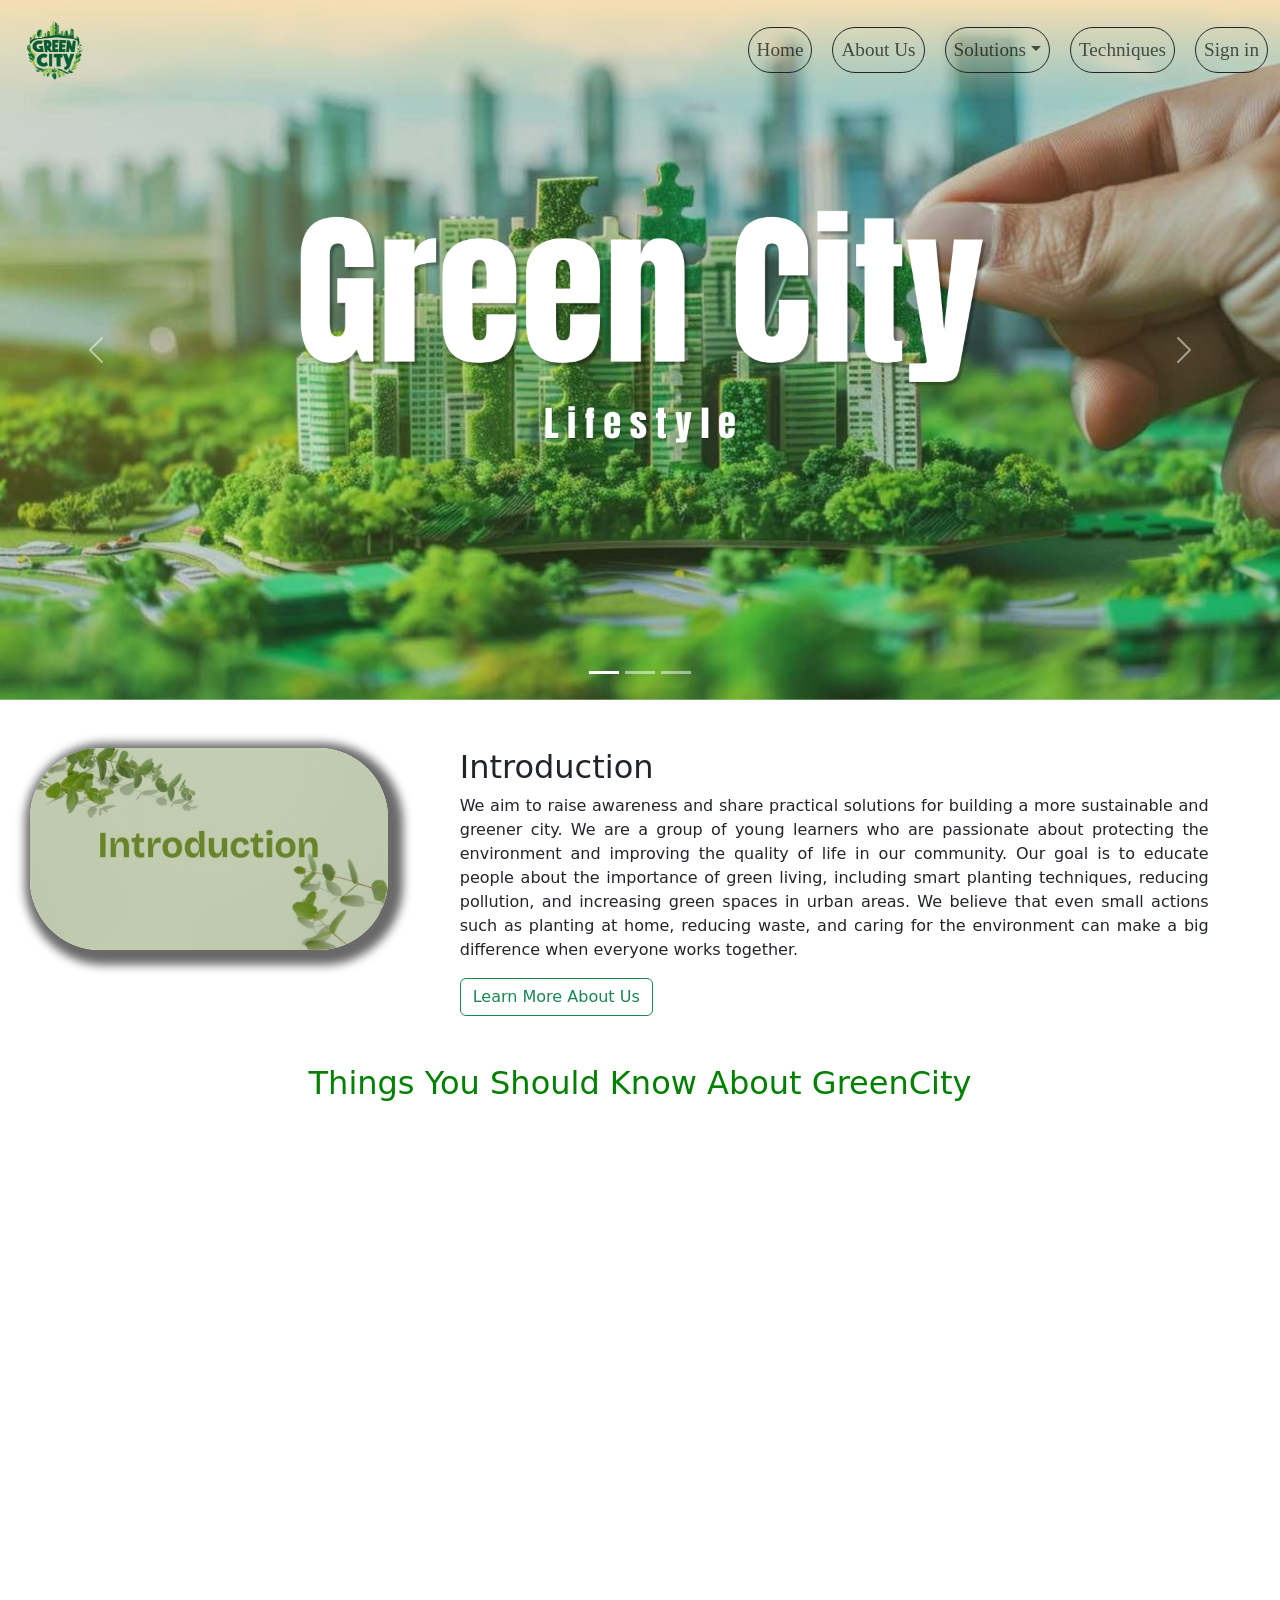
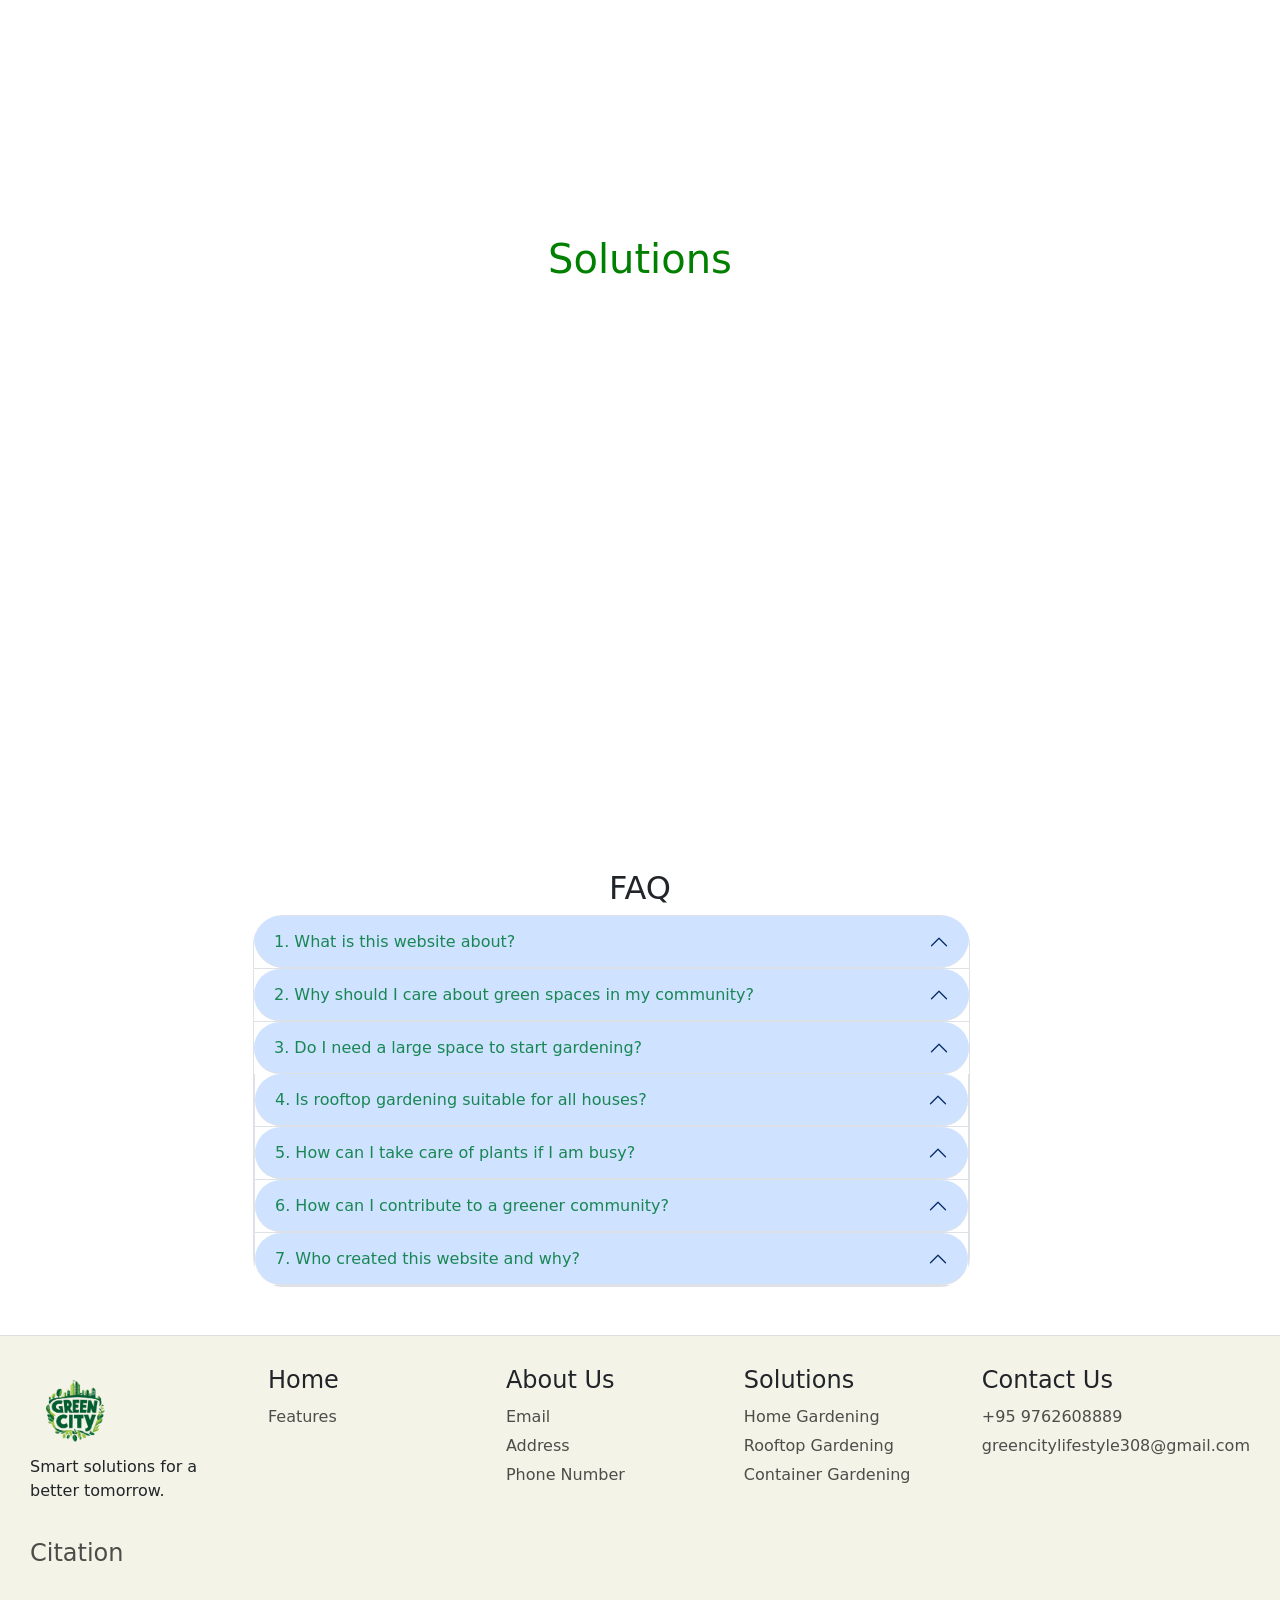
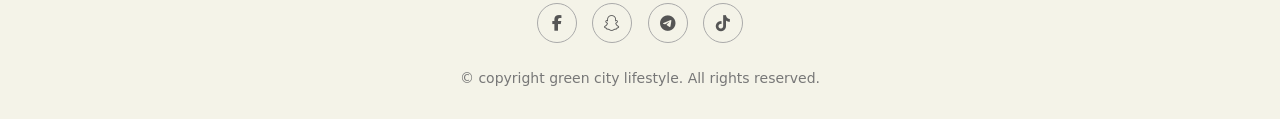
<file: index.html>
<!DOCTYPE html>
<html lang="en">

<head>
    <meta charset="UTF-8">
    <meta name="viewport" content="width=device-width, initial-scale=1.0">
    <title>GreenCity | Home</title>

    <link rel="icon" type="image/x-icon" href="Img/logo.png">

    <link rel="stylesheet" href="https://cdnjs.cloudflare.com/ajax/libs/font-awesome/6.5.0/css/all.min.css">
    <link href="https://cdn.jsdelivr.net/npm/bootstrap@5.0.2/dist/css/bootstrap.min.css" rel="stylesheet">
    
    <script src="https://cdn.jsdelivr.net/npm/@popperjs/core@2.9.2/dist/umd/popper.min.js" integrity="sha384-IQsoLXl5PILFhosVNubq5LC7Qb9DXgDA9i+tQ8Zj3iwWAwPtgFTxbJ8NT4GN1R8p" crossorigin="anonymous"></script>
    <script src="https://cdn.jsdelivr.net/npm/bootstrap@5.0.2/dist/js/bootstrap.min.js" integrity="sha384-cVKIPhGWiC2Al4u+LWgxfKTRIcfu0JTxR+EQDz/bgldoEyl4H0zUF0QKbrJ0EcQF" crossorigin="anonymous"></script>

    <link href="https://unpkg.com/aos@2.3.1/dist/aos.css" rel="stylesheet">
    <script src="https://unpkg.com/aos@2.3.1/dist/aos.js"></script>

    <link rel="stylesheet" href="Pbl_external.css">
</head>

<body>
    <nav class="navbar navbar-expand-sm navbar-light fixed-top" id="bgcolor">
        <div class="container-fluid">

            <a href="index.html" class="nav-brand">
                <img src="Img/Nobglogo.png" alt="Logo" id="Logo">
            </a>

            <button class="navbar-toggler" type="button" data-bs-toggle="collapse" data-bs-target="#mynav">
                <span class="navbar-toggler-icon"></span>
            </button>

            <div class="collapse navbar-collapse justify-content-end" id="mynav">
                <ul class="navbar-nav">
                    <li class="nav-item">
                        <a href="index.html" class="nav-link border border-dark rounded-pill" id="nav-text">Home</a>
                    </li>
                    <li class="nav-item">
                        <a href="Pages/Pbl_Greencity_aboutus.html" class="nav-link border border-dark rounded-pill" id="nav-text">About Us</a>
                    </li>
                    <li class="nav-item dropdown">
                        <a class="nav-link dropdown-toggle border border-dark rounded-pill" data-bs-toggle="dropdown" href="#" id="dropdown">Solutions</a>
                        <ul class="dropdown-menu">
                            <li><a class="dropdown-item" href="Pages/Homegardening_solution.html">Home Gardening</a></li>
                            <li><a class="dropdown-item" href="Pages/Rooftopgardening_solution.html">RooftTop Gardening</a></li>
                            <li><a class="dropdown-item" href="Pages/Containergardening_solution.html">Container Gardening</a></li>
                        </ul>
                    </li>
                    <li class="nav-item">
                        <a href="Pages/Techniques.html" class="nav-link border border-dark rounded-pill" id="nav-text">Techniques</a>
                    </li>
                    <li class="nav-item">
                        <a href="Pages/signinform.html" class="nav-link border border-dark rounded-pill" id="nav-text">Sign in</a>
                    </li>
                    <!-- Navigation items -->
                </ul>
            </div>
        </div>
    </nav>
    <!-- End of navigation bar -->


    <!-- Start of Carousel -->
    <div class="carousel slide" data-bs-ride="carousel" id="caro">

        <!-- Indicatiors/dots -->
        <div class="carousel-indicators">
            <button type="button" data-bs-target="#caro" data-bs-slide-to="0" class="active"></button>
            <button type="button" data-bs-target="#caro" data-bs-slide-to="1"></button>
            <button type="button" data-bs-target="#caro" data-bs-slide-to="2"></button>
        </div>
    

        <!-- The slide show/carousel -->
        <div class="carousel-inner">
            <div class="carousel-item active">
                <img src="Img/Green City (1).png" alt="greencity" class="Slidephoto">
            </div>

            <div class="carousel-item">
                <img src="Img/solutions.png" alt="Techniques" class="Slidephoto">
            </div>

            <div class="carousel-item">
                <img src="Img/Smart Planting Techniques.png" alt="techniques" class="Slidephoto">
            </div>
        </div>

        <button class="carousel-control-prev" type="button" data-bs-target="#caro" data-bs-slide="prev">
            <span class="carousel-control-prev-icon"></span>
        </button>
        <button class="carousel-control-next" type="button" data-bs-target="#caro" data-bs-slide="next">
            <span class="carousel-control-next-icon"></span>
        </button>

        </div>
    <!-- End of carousel -->

    <br>
    <br>

    <div class="container2">
        <img src="Img/Introduction.png" alt="Us" id="aboutus" data-aos="fade-up-right">
        <div  data-aos="zoom-in-up">
            <h2 id="title2">Introduction</h2>
            <p id="text2">
                We aim to raise awareness and share practical solutions for
                building a more sustainable and greener city. We are a group of young learners who are
                passionate about protecting the environment and improving the quality of life in our community.
                Our goal is to educate people about the importance of green living, including smart planting techniques,
                reducing pollution, and increasing green spaces in urban areas. We believe that even small actions such
                as planting at home, reducing waste, and caring for the environment can make a big difference when
                everyone works together.
            </p>

            <div id="button">
                <a href="Pages/Pbl_Greencity_aboutus.html">
                    <button type="button" class="btn btn-outline-success">
                        Learn More About Us
                    </button>
                </a>
            </div>
        </div>
    </div>
    <br>
    <br>

    <h2 id="Title">Things You Should Know About GreenCity</h2>
    <br>
    <!-- Start of Importance -->
    <div id="card" data-aos="fade-up" data-aos-anchor-placement="bottom-bottom">

        <div class="image-box">
            <img src="Img/greenspace.webp">
        </div>

        <div class="content">
            <h2 id="title4">Importance of GreenSpace</h2>
            <p c>You already know GreenSpace is very Essential for our community, but HOW?</p>
            <div class="Importance">
                <div class="label">Explanation</div>
                <ul>
                    <li>Green spaces are essential in urban areas as they help
                        improve air quality, reduce heat caused by buidlings and roads, and create a healthier
                        environment for people.
                        However, due to rapid urbanization and limited awareness,
                        many communities lack sufficient greenery.</li>

                    <li>Through our digital platform, we aim to highlight
                        the importance of green spaces by educating
                        residents and sharing practical ideas to
                        build a greener, more sustainable city.</li>
                </ul>
            </div>
        </div>
    </div>
<!-- End of Importance -->
    <br>

    <!-- Start of problem -->
    <div id="card" data-aos="fade-up" data-aos-anchor-placement="bottom-bottom">

        <div class="image-box">
            <img src="Img/waste.png">
        </div>

        <div class="content">
            <h2 id="title4">Problems Caused By Lack Of GreenSpace</h2>
            <p class="text-danger">What challenges do a city face without enough green spaces?</p>
            <div class="Wastemanage">
                <div class="label">Problems</div>
                <ul>
                    <li>Waste management issues: Recycling systems can be inefficient or underused.</li>
                    <li>Loss of biodiversity: The expansion of urban areas reduces natural habitats for plants and
                        animals.</li>
                    <li>Poor Air Quality: A lack of trees and vegetation reduces natural air filtration, leading to
                        higher levels of pollution.</li>
                    <li>Health Issues: Limited access to green spaces can increase stress and reduce opportunities for
                        physical activity.</li>
                </ul>
            </div>
        </div>
    </div>


    <br>
    <!-- End of Problem -->

    <!-- Benefits -->
    <div id="card" data-aos="fade-up" data-aos-anchor-placement="bottom-bottom">
        <div class="image-box">
            <img src="Img/rooftop.jpg">
        </div>

        <div class="content">
            <h2 id="title4">Green City</h2>
            <p>Green City and Smart Planting can help the city to be more sustainable and smart.</p>

            <div class="benefits">
                <div class="label">Benefits:</div>
                <ul>
                    <li>Improves air quality</li>
                    <li>Reduces urban heat</li>
                    <li>Maximizes small spaces</li>
                    <li>Boosts biodiversity</li>
                    <li>Enhances city aesthetics</li>
                </ul>
            </div>
        </div>
    </div>


 
    <!-- End of benefits -->
    <br>
    <br>

    <h1 id="Title">Solutions</h1>
    <br>

    <div class="container">
        <div class="row row-col-4 row-col-md-4">

            <div class="col" data-aos="zoom-in-right">
                <div class="card">
                    <img src="Img/HomeGardening.png" class="card-img-top" alt="perfumes" width="50%" height="50%">
                    <div class="card-body">
                        <h5 class="card-title">Home Gardening</h5>
                        <p class="card-text">
                            Home gardening is the practice of cultivating and nurturing plants—such as vegetables, fruits, herbs, or flowers—on a small plot of land or in containers immediately around a family residence.

                        <div id="button1">
                            <a href="#">
                                <button type="button" class="btn btn-outline-success ">
                                    Learn More
                                </button>
                            </a>
                        </div>
                    </div>
                </div>
            </div>

            <div class="col" data-aos="fade-up" data-aos-anchor-placement="center-bottome">
                <div class="card">
                    <img src="Img/RooftopGardening.png" class="card-img-top" alt="perfumes">
                    <div class="card-body">
                        <h5 class="card-title">RooftTop Gardening</h5>
                        <p class="card-text">Rooftop gardening means growing plants on the roof of a building. Instead of leaving the roof empty, people use that space to grow vegetables, flowers, in pots or garden beds.</p>

                        <div id="button1">
                            <a href="#">
                                <button type="button" class="btn btn-outline-success ">
                                    Learn More
                                </button>
                            </a>
                        </div>
                    </div>
                </div>
            </div>

            <div class="col" data-aos="zoom-in-left">
                <div class="card">
                    <img src="Img/public.jpg" class="card-img-top" alt="Garden">
                    <div class="card-body">
                        <h5 class="card-title">Container Gardening</h5>
                        <p class="card-text">Container gardening is the practice of growing plants in containers such as pots, barrels, or boxes. It is a suitable solution for people with limited space, poor soil quality, or a need for a portable garden.</p>

                        <div id="button1">
                            <a href="#">
                                <button type="button" class="btn btn-outline-success" >
                                    Learn More
                                </button>
                            </a>
                        </div>
                    </div>
                </div>
            </div>
        </div>
    </div>
    <br>
    <br>


    <!-- Start of FAQ -->
    <h2 id="Faq2">FAQ</h2>
    <div class="container">
        <div class="row">
            <div class="col" id="faq">
                <div class="accordion">

                    <div class="accordion-item">
                        <h2 class="accordion-header">
                            <button class="accordion-button" data-bs-target="#html1" data-bs-toggle="collapse">
                                <div class="text-success">1. What is this website about?</div>
                            </button>
                        </h2>
                        <div class="accordion-collapse collapse" id="html1">
                            <div class="accordion-body">
                                This website provides information about green city lifestyle, focusing on smart
                                planting
                                and sustainable practices to improve air quality and increase green spaces in
                                the
                                community.
                            </div>
                        </div>
                    </div>
                    <!-- Item -->
                    <div class="accordion-item">
                        <h2 class="accordion-header">
                            <button class="accordion-button" data-bs-target="#html2" data-bs-toggle="collapse"
                                class="actext">
                                <div class="text-success">2. Why should I care about green spaces in my
                                    community?</div>
                            </button>
                        </h2>
                        <div class="accordion-collapse collapse" id="html2">
                            <div class="accordion-body">
                                Green spaces help reduce pollution, lower temperatures, and create a healthier
                                and more
                                comfortable environment for everyone.
                            </div>
                        </div>
                    </div>
                    <!-- Item -->
                    <div class="accordion-item">
                        <h2 class="accordion-header">
                            <button class="accordion-button" data-bs-target="#html3" data-bs-toggle="collapse"
                                class="actext">
                                <div class="text-success">3. Do I need a large space to start gardening?</div>
                            </button>
                        </h2>
                        <div class="accordion-collapse collapse" id="html3">
                            <div class="accordion-body">
                                No, you can start with small spaces like balconies, windows, or even containers.
                                Small
                                efforts can still make a positive impact.
                            </div>
                        </div>
                        <!-- Item -->
                        <div class="accordion-item">
                            <h2 class="accordion-header">
                                <button class="accordion-button" data-bs-target="#html4" data-bs-toggle="collapse"
                                    class="actext">
                                    <div class="text-success">4. Is rooftop gardening suitable for all houses?
                                    </div>
                                </button>
                            </h2>
                            <div class="accordion-collapse collapse" id="html4">
                                <div class="accordion-body">
                                    Rooftop gardening can be done in many homes, but it is important to use
                                    lightweight
                                    materials and ensure proper drainage for safety.
                                </div>
                            </div>
                        </div>
                        <!-- Item -->
                        <div class="accordion-item">
                            <h2 class="accordion-header">
                                <button class="accordion-button" data-bs-target="#html5" data-bs-toggle="collapse"
                                    class="text-success">
                                    <div class="text-success">5. How can I take care of plants if I am busy?
                                    </div>
                                </button>
                            </h2>
                            <div class="accordion-collapse collapse" id="html5">
                                <div class="accordion-body">
                                    You can choose low-maintenance plants and water them once a day. Simple
                                    routines can
                                    help you maintain your plants easily.
                                </div>
                            </div>
                        </div>
                        <!-- Item -->
                        <div class="accordion-item">
                            <h2 class="accordion-header">
                                <button class="accordion-button" data-bs-target="#html6" data-bs-toggle="collapse">
                                    <div class="text-success">6. How can I contribute to a greener community?
                                    </div>
                                </button>
                            </h2>
                            <div class="accordion-collapse collapse" id="html6">
                                <div class="accordion-body">
                                    You can start by planting at home, reducing waste, keeping your surroundings
                                    clean,
                                    and encouraging others to follow sustainable practices.
                                </div>
                            </div>
                        </div>
                        <!-- Item -->
                        <div class="accordion-item">
                            <h2 class="accordion-header">
                                <button class="accordion-button" data-bs-target="#html7" data-bs-toggle="collapse">
                                    <div class="text-success">7. Who created this website and why?</div>
                                </button>
                            </h2>
                            <div class="accordion-collapse collapse" id="html7">
                                <div class="accordion-body">
                                    This website was created by Year 8 students as part of a project to raise
                                    awareness
                                    and share practical solutions for building a more sustainable and greener
                                    city.
                                </div>
                            </div>
                        </div>
                    </div>
                </div>
            </div>
        </div>
    </div>
    <br>
    <br>
    <!-- End of FAQ -->


    <!-- FOOTER -->
    <!-- Footer -->
    <div class="footer">
        <div class="footer-grid">
            <div>
                <img src="Img/Nobglogo.png" alt="" class="col-sm-5">
                <p>Smart solutions for a better tomorrow.</p>
            </div>

            <div >
                <h4>Home</h4>
                <a href="#"></a>
                <a href="#" class="animation">Features</a>
            </div>

            <div >
                <h4>About Us</h4>
                <a href="#" class="animation">Email</a>
                <a href="#" class="animation">Address</a>
                <a href="#" class="animation">Phone Number</a>
            </div>

            <div>
                <h4>Solutions</h4>
                <a href="/Pages/Homegardening_solution.html" class="animation">Home Gardening</a>
                <a href="/Pages/Rooftopgardening_solution.html" class="animation">Rooftop Gardening</a>
                <a href="/Pages/Containergardening_solution.html" class="animation">Container Gardening</a>
            </div>

            <div>
                <h4>Contact Us</h4>
                <a href="#" class="animation">+95 9762608889</a>
                <a href="#" class="animation">greencitylifestyle308@gmail.com</a>
            </div>

            <div>
                <h4><a href="../GreenCity_Lifestyle_File.docx">Citation</a></h4>
            </div>
        </div>

        <div class="social-icons">
            <a href="https://www.facebook.com/"><i class="fab fa-facebook-f"></i></a>
            <a href="https://www.snapchat.com/"><i class="fab fa-snapchat-ghost"></i></a>
            <a href="https://web.telegram.org/a/"><i class="fab fa-telegram-plane"></i></a>
            <a href="https://www.tiktok.com/en/"><i class="fab fa-tiktok"></i></a>
        </div>

        <div class="bottom-bar">
            © copyright green city lifestyle. All rights reserved.
        </div>

    </div>


    <script>
    AOS.init();
    </script>
    
</body>
</html>
</file>
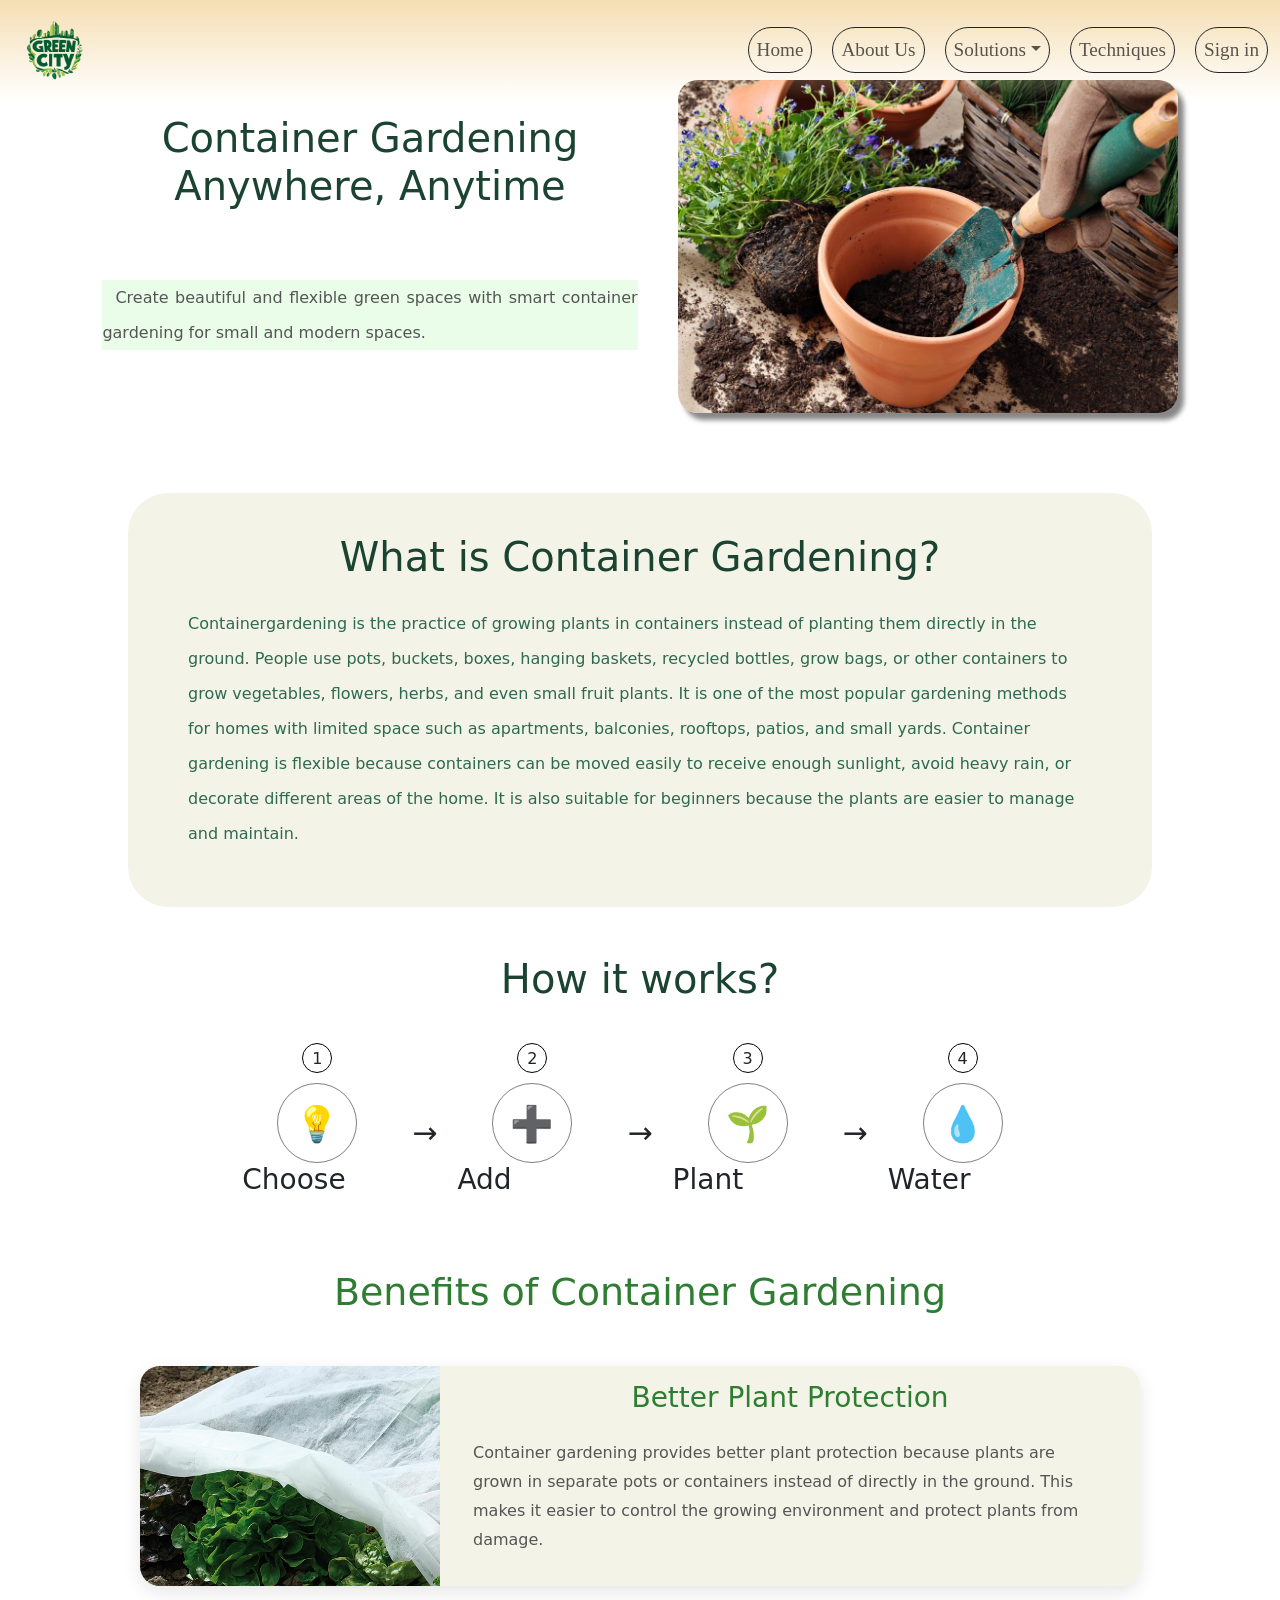
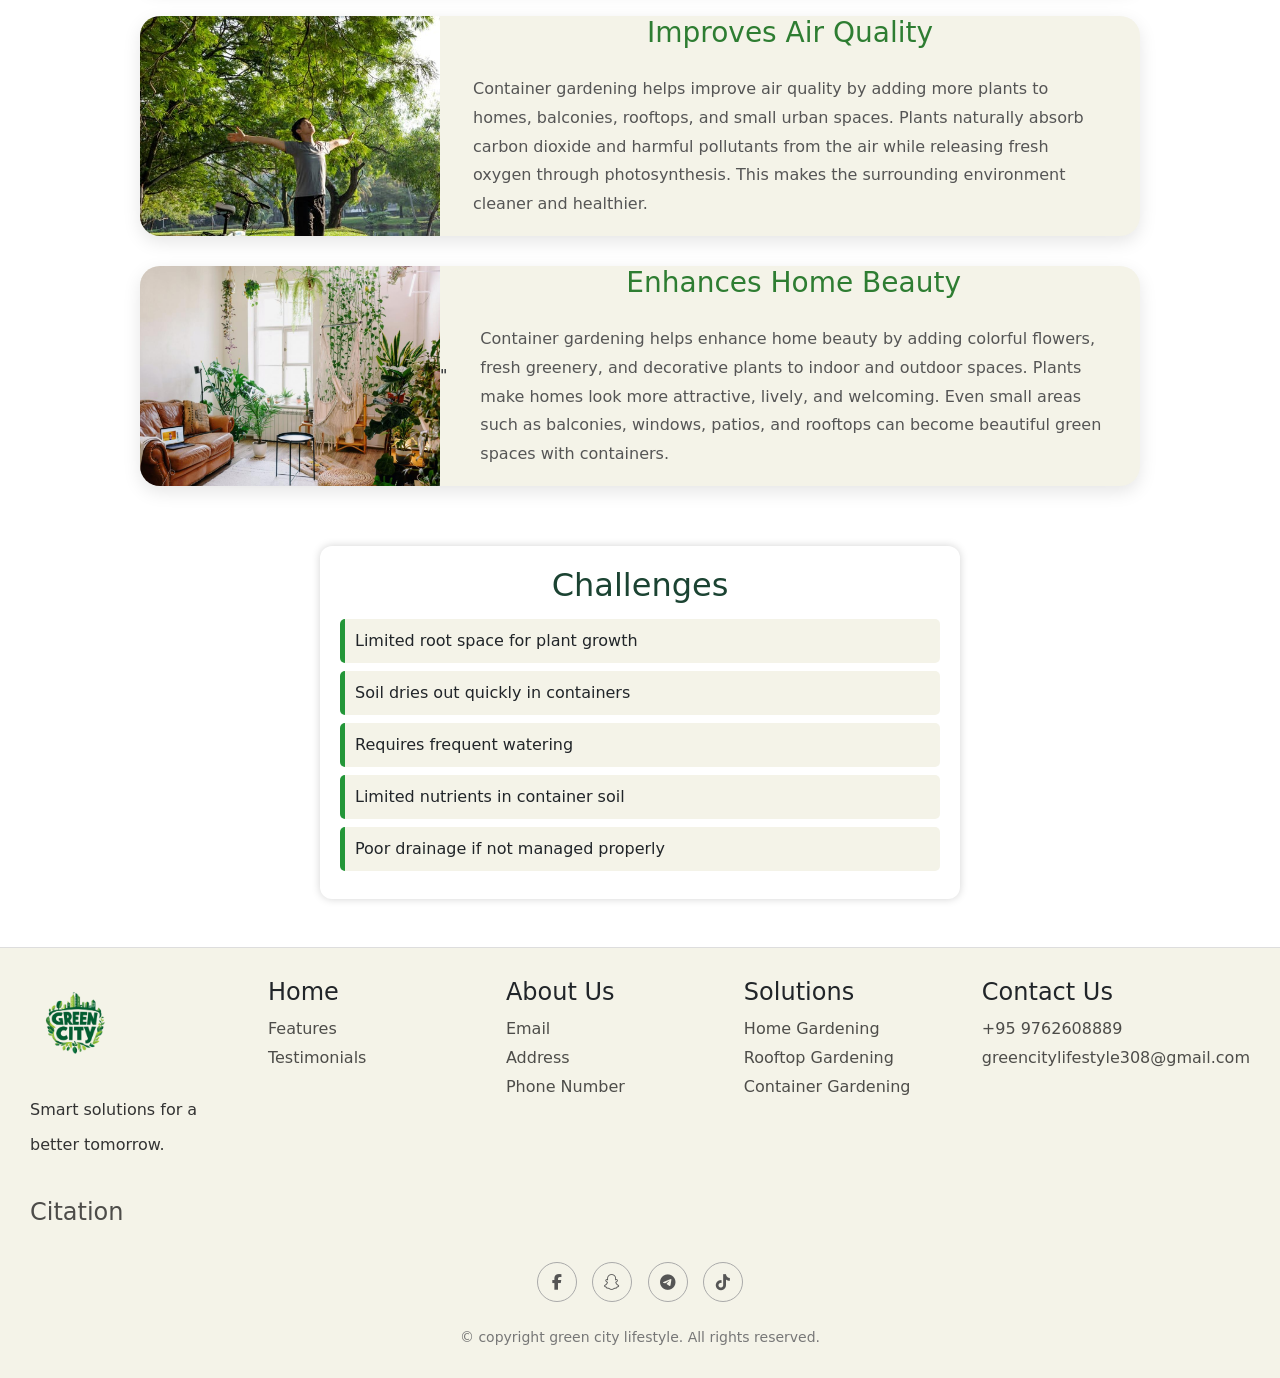
<file: Pages/Containergardening_solution.html>
<!DOCTYPE html>
<html lang="en">

<head>
    <meta charset="UTF-8">
    <meta name="viewport" content="width=device-width, initial-scale=1.0">
    <title>GreenCity | ContainerGardening</title>

    <link rel="icon" type="image/x-icon" href="../Img/logo.png">

    <link rel="stylesheet" href="https://cdnjs.cloudflare.com/ajax/libs/font-awesome/6.5.0/css/all.min.css">

    <link href="https://cdn.jsdelivr.net/npm/bootstrap@5.0.2/dist/css/bootstrap.min.css" rel="stylesheet">
    <script src="https://cdn.jsdelivr.net/npm/@popperjs/core@2.9.2/dist/umd/popper.min.js"></script>
    <script src="https://cdn.jsdelivr.net/npm/bootstrap@5.0.2/dist/js/bootstrap.min.js"> </script>

    <link rel="stylesheet" href="solution_external.css">

</head>

<body>
    <nav class="navbar navbar-expand-sm navbar-light fixed-top" id="bgcolor">
        <div class="container-fluid">

            <a href="../index.html" class="nav-brand">
                <img src="../Img/Nobglogo.png" alt="Logo" id="Logo" class="justify-content-start">
            </a>

            <button class="navbar-toggler" type="button" data-bs-toggle="collapse" data-bs-target="#mynav">
                <span class="navbar-toggler-icon"></span>
            </button>

            <div class="collapse navbar-collapse justify-content-end" id="mynav">
                <ul class="navbar-nav">
                    <li class="nav-item">
                        <a href="../index.html" class="nav-link border border-dark rounded-pill" id="nav-text">Home</a>
                    </li>
                    <li class="nav-item">
                        <a href="Pbl_Greencity_aboutus.html" class="nav-link border border-dark rounded-pill"
                            id="nav-text">About Us</a>
                    </li>
                    <li class="nav-item dropdown">
                        <a class="nav-link dropdown-toggle border border-dark rounded-pill" data-bs-toggle="dropdown"
                            href="#" id="dropdown">Solutions</a>
                        <ul class="dropdown-menu">
                            <li><a class="dropdown-item" href="Homegardening_solution.html">Home Gardening</a></li>
                            <li><a class="dropdown-item" href="Rooftopgardening_solution.html">RooftTop Gardening</a></li>
                            <li><a class="dropdown-item" href="Containergardening_solution.html">Container Gardening</a></li>
                        </ul>
                    </li>
                    <li class="nav-item">
                        <a href="Techniques.html" class="nav-link border border-dark rounded-pill" id="nav-text">Techniques</a>
                    </li>
                    <li class="nav-item">
                        <a href="signinform.html" class="nav-link border border-dark rounded-pill" id="nav-text">Sign
                            in</a>
                    </li>
                    <!-- Navigation items -->
                </ul>
            </div>
        </div>
    </nav>
    <!-- End of navigation bar -->



    <!-- HERO -->
    <section class="hero">

        <div class="hero-text">
            <h1>Container Gardening<br>
                Anywhere, Anytime</h1>

            <p id="containerpara">
                Create beautiful and flexible green spaces with smart container gardening for small and modern spaces.
            </p>

        </div>

        <img src="../Img/Container_garden.png" alt="Gardening">
    </section>
    <div class="explanation">
        <h1>What is Container Gardening?</h1>
        <p>
            <span>Container<span>gardening is the practice of growing plants in containers instead of planting them directly in the ground. People use pots, buckets, boxes, hanging baskets, recycled bottles, grow bags, or other containers to grow vegetables, flowers, herbs, and even small fruit plants. It is one of the most popular gardening methods for homes with limited space such as apartments, balconies, rooftops, patios, and small yards.
            Container gardening is flexible because containers can be moved easily to receive enough sunlight, avoid heavy rain, or decorate different areas of the home. It is also suitable for beginners because the plants are easier to manage and maintain.
        </p>
    </div>

    <br>
    <br>

    <!--How it works  -->
<h1 class="h1-h">How it works?</h1>

<div class="container-h">

  <div class="step">
    <div class="number">1</div>
    <div class="circle">💡</div>
    <h3>Choose</h3>
    <p></p>
  </div>

  <div class="arrow">→</div>

  <div class="step">
    <div class="number">2</div>
    <div class="circle">➕</div>
    <h3>Add</h3>
    <p></p>
  </div>

  <div class="arrow">→</div>

  <div class="step">
    <div class="number">3</div>
    <div class="circle">🌱</div>
    <h3>Plant</h3>
    <p></p>
  </div>

  <div class="arrow">→</div>

  <div class="step">
    <div class="number">4</div>
    <div class="circle">💧</div>
    <h3>Water</h3>
    <p></p>
  </div>

</div>

<br>
<br>

<!-- Benefits -->
 
<h1 class="title-b">Benefits of Container Gardening</h1>

<div class="box-b">

    <!-- Benefit 1 -->
    <div class="card-b">

        <img src="../Img/Plant_Protection.jpg">

        <div class="content-b">

            <h2>Better Plant Protection</h2>

            <p>
                Container gardening provides better plant protection because plants are grown in separate pots or containers instead of directly in the ground. This makes it easier to control the growing environment and protect plants from damage.
            </p>

        </div>

    </div>

    <!-- Benefit 2 -->
    <div class="card-b">

        <img src="../Img/clean air.jpg">

        <div class="content-b">

            <h2>Improves Air Quality</h2>

            <p>
                
               Container gardening helps improve air quality by adding more plants to homes, balconies, rooftops, and small urban spaces. Plants naturally absorb carbon dioxide and harmful pollutants from the air while releasing fresh oxygen through photosynthesis. This makes the surrounding environment cleaner and healthier.
            </p>

        </div>

    </div>

    <!-- Benefit 3 -->
    <div class="card-b">

        <img src="../Img/Home beauty.png">"
        <div class="content-b">

            <h2>Enhances Home Beauty</h2>

            <p>
                Container gardening helps enhance home beauty by adding colorful flowers, fresh greenery, and decorative plants to indoor and outdoor spaces. Plants make homes look more attractive, lively, and welcoming. Even small areas such as balconies, windows, patios, and rooftops can become beautiful green spaces with containers.
            </p>

        </div>

    </div>

</div>

<!-- Challenges -->

    <div class="container">

        <h2>Challenges</h2>

        <div class="challenge">
    Limited root space for plant growth
</div>

<div class="challenge">
    Soil dries out quickly in containers
</div>

<div class="challenge">
    Requires frequent watering
</div>

<div class="challenge">
    Limited nutrients in container soil
</div>

<div class="challenge">
    Poor drainage if not managed properly
</div>




    </div>
    </div>

    <br>
    <br>


    <!-- FOOTER -->
    <!-- Footer -->
    <div class="footer">
        <div class="footer-grid">
            <div>
                <img src="../Img/Nobglogo.png" alt="" class="col-sm-5">
                <p>Smart solutions for a better tomorrow.</p>
            </div>

            <div>
                <h4>Home</h4>
                <a href="#"></a>
                <a href="#" class="animation">Features</a>
                <a href="#" class="animation">Testimonials</a>
            </div>

            <div>
                <h4>About Us</h4>
                <a href="#" class="animation">Email</a>
                <a href="#" class="animation">Address</a>
                <a href="#" class="animation">Phone Number</a>
            </div>

            <div>
                <h4>Solutions</h4>
                <a href="/Pages/Homegardening_solution.html" class="animation">Home Gardening</a>
                <a href="/Pages/Rooftopgardening_solution.html" class="animation">Rooftop Gardening</a>
                <a href="/Pages/Containergardening_solution.html" class="animation">Container Gardening</a>
            </div>

            <div>
                <h4>Contact Us</h4>
                <a href="#" class="animation">+95 9762608889</a>
                <a href="#" class="animation">greencitylifestyle308@gmail.com</a>
            </div>

            <div>
                <h4><a href="../GreenCity_Lifestyle_File.docx">Citation</a></h4>
            </div>
        </div>

        <div class="social-icons">
            <a href="https://www.facebook.com/"><i class="fab fa-facebook-f"></i></a>
            <a href="https://www.snapchat.com/"><i class="fab fa-snapchat-ghost"></i></a>
            <a href="https://web.telegram.org/a/"><i class="fab fa-telegram-plane"></i></a>
            <a href="https://www.tiktok.com/en/"><i class="fab fa-tiktok"></i></a>
        </div>

        <div class="bottom-bar">
            © copyright green city lifestyle. All rights reserved.
        </div>
    </div>
    </div>

</body>

</html>
</file>
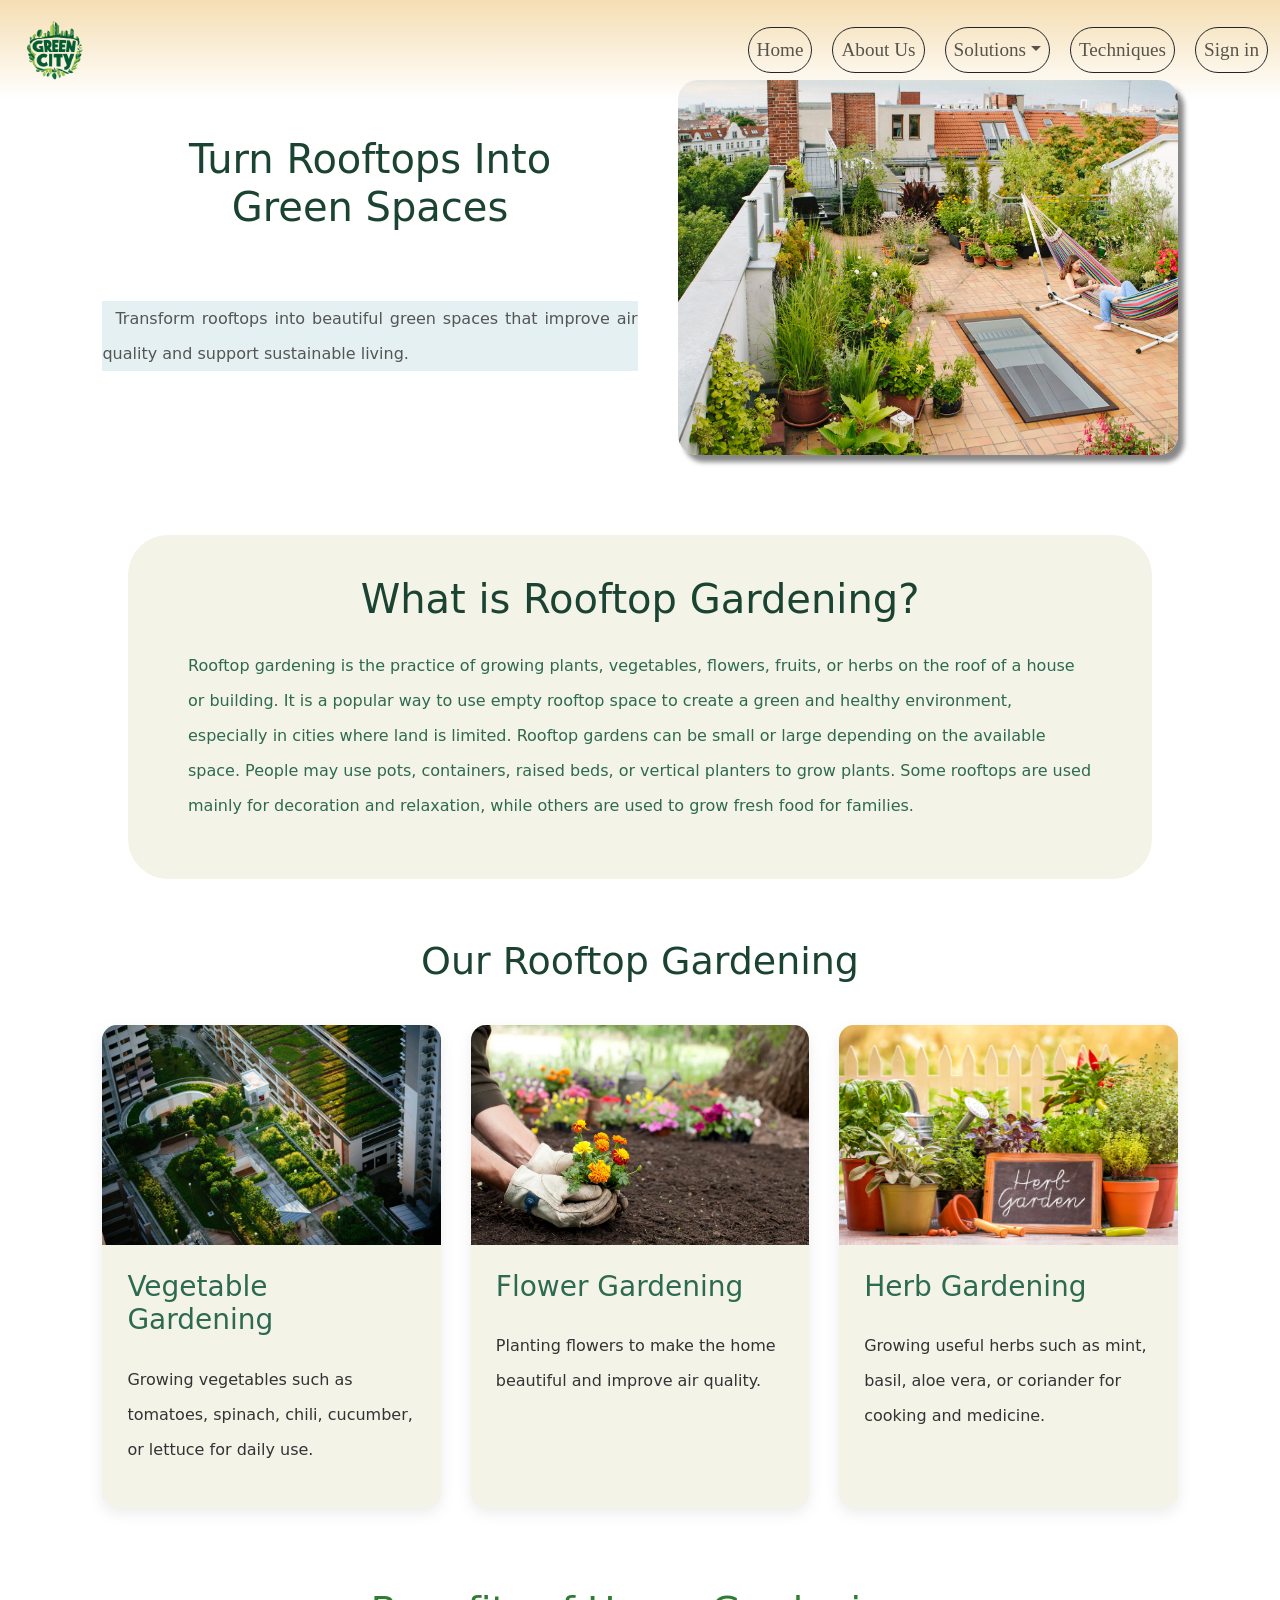
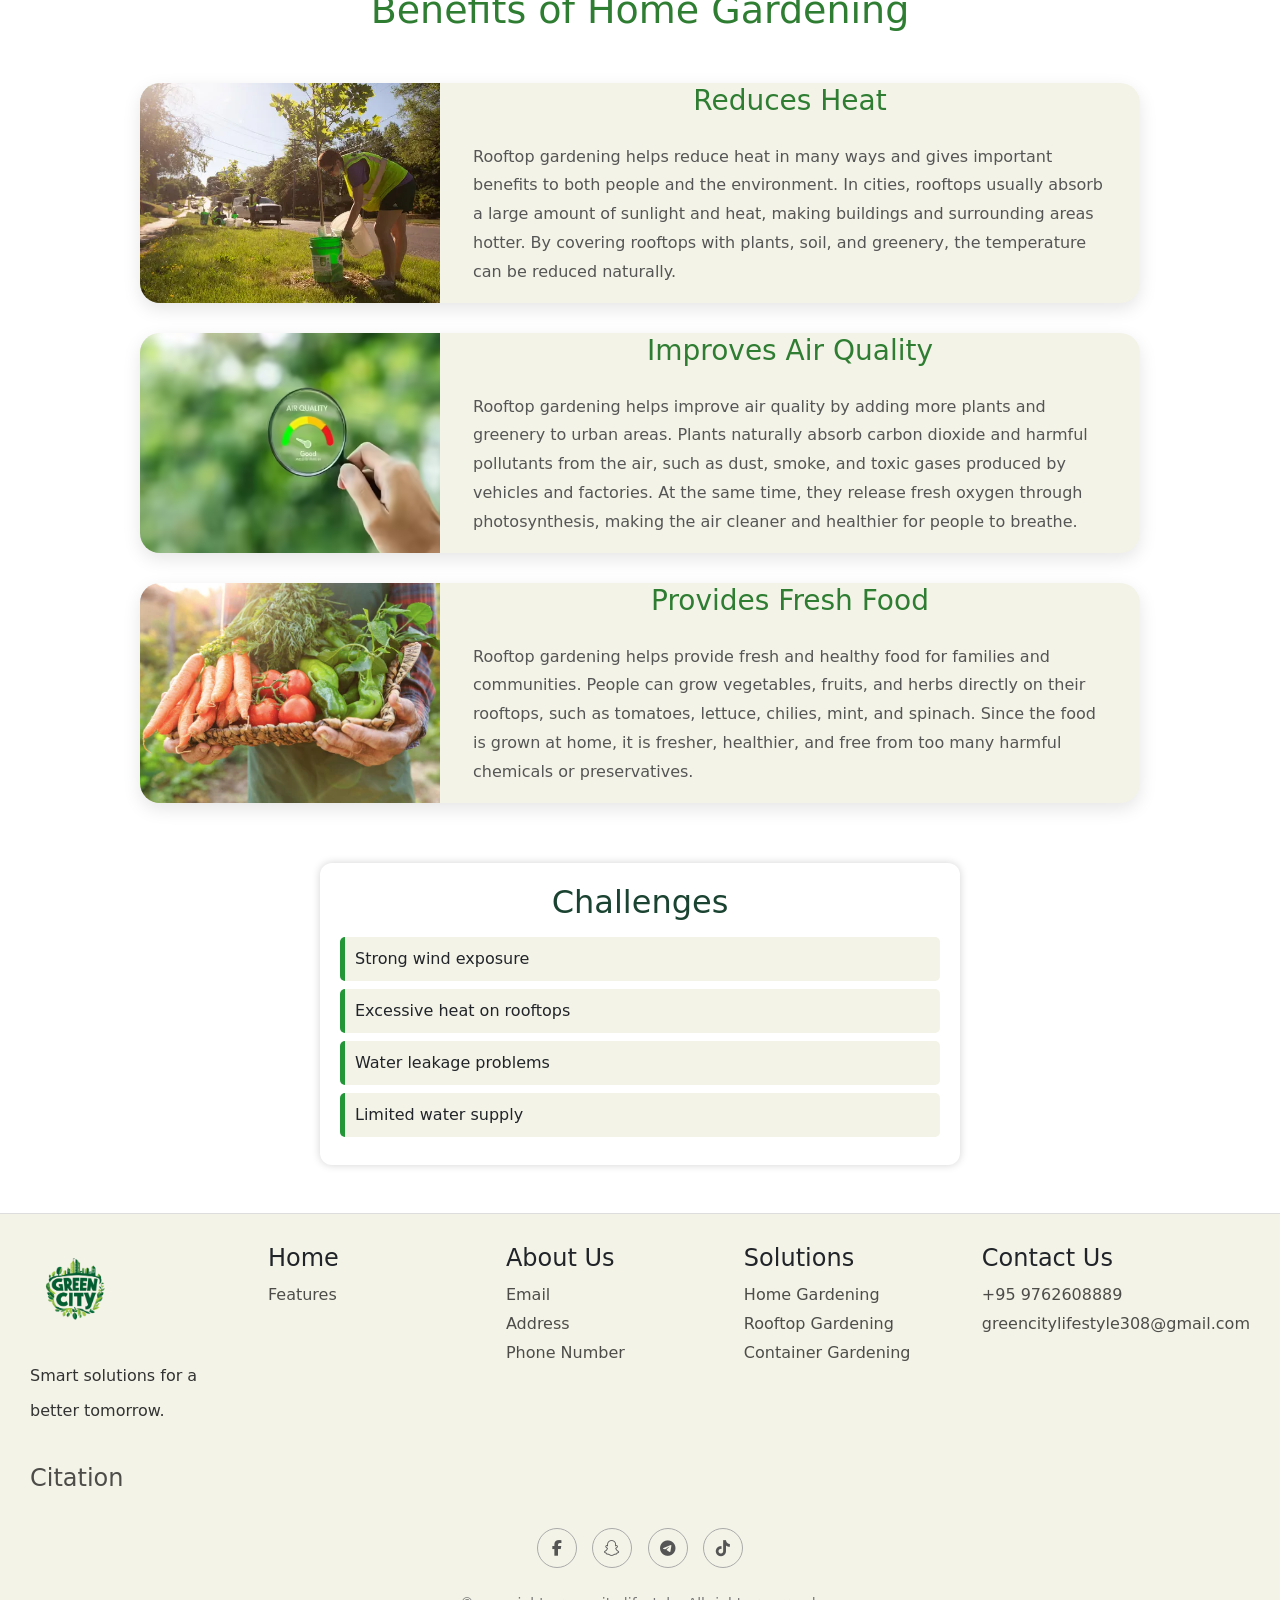
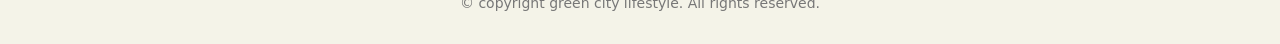
<file: Pages/Rooftopgardening_solution.html>
<!DOCTYPE html>
<html lang="en">

<head>
    <meta charset="UTF-8">
    <meta name="viewport" content="width=device-width, initial-scale=1.0">
    <title>GreenCity | RooftopGardening</title>

    <link rel="icon" type="image/x-icon" href="../Img/logo.png">

    <link rel="stylesheet" href="https://cdnjs.cloudflare.com/ajax/libs/font-awesome/6.5.0/css/all.min.css">

    <link href="https://cdn.jsdelivr.net/npm/bootstrap@5.0.2/dist/css/bootstrap.min.css" rel="stylesheet">
    <script src="https://cdn.jsdelivr.net/npm/@popperjs/core@2.9.2/dist/umd/popper.min.js"></script>
    <script src="https://cdn.jsdelivr.net/npm/bootstrap@5.0.2/dist/js/bootstrap.min.js"> </script>

    <link rel="stylesheet" href="solution_external.css">

</head>

<body>
    <nav class="navbar navbar-expand-sm navbar-light fixed-top" id="bgcolor">
        <div class="container-fluid">

            <a href="../index.html" class="nav-brand">
                <img src="../Img/Nobglogo.png" alt="Logo" id="Logo">
            </a>

            <button class="navbar-toggler" type="button" data-bs-toggle="collapse" data-bs-target="#mynav">
                <span class="navbar-toggler-icon"></span>
            </button>

            <div class="collapse navbar-collapse justify-content-end" id="mynav">
                <ul class="navbar-nav">
                    <li class="nav-item">
                        <a href="../index.html" class="nav-link border border-dark rounded-pill" id="nav-text">Home</a>
                    </li>
                    <li class="nav-item">
                        <a href="Pbl_Greencity_aboutus.html" class="nav-link border border-dark rounded-pill"
                            id="nav-text">About Us</a>
                    </li>
                    <li class="nav-item dropdown">
                        <a class="nav-link dropdown-toggle border border-dark rounded-pill" data-bs-toggle="dropdown"
                            href="#" id="dropdown">Solutions</a>
                        <ul class="dropdown-menu">
                            <li><a class="dropdown-item" href="Homegardening_solution.html">Home Gardening</a></li>
                            <li><a class="dropdown-item" href="Rooftopgardening_solution.html">RooftTop Gardening</a></li>
                            <li><a class="dropdown-item" href="Containergardening_solution.html">Container Gardening</a></li>
                        </ul>
                    </li>
                    <li class="nav-item">
                        <a href="Techniques.html" class="nav-link border border-dark rounded-pill" id="nav-text">Techniques</a>
                    </li>
                    <li class="nav-item">
                        <a href="signinform.html" class="nav-link border border-dark rounded-pill" id="nav-text">Sign
                            in</a>
                    </li>
                    <!-- Navigation items -->
                </ul>
            </div>
        </div>
    </nav>
    <!-- End of navigation bar -->


        <!-- HERO -->
    <section class="hero">

        <div class="hero-text">
            <h1>Turn Rooftops Into<br>
                Green Spaces</h1>

            <p id="rooftopgardeningpara">
                Transform rooftops into beautiful green spaces that improve air quality and support sustainable living.
            </p>

        </div>

        <img src="../Img/rooftop2.jpg" alt="Gardening">
    </section>
    <div class="explanation">
        <h1>What is Rooftop Gardening?</h1>
        <p>
         <span>Rooftop gardening</spam> is the practice of growing plants, vegetables, flowers, fruits, or herbs on the roof of a house or building. It is a popular way to use empty rooftop space to create a green and healthy environment, especially in cities where land is limited.
            Rooftop gardens can be small or large depending on the available space. People may use pots, containers, raised beds, or vertical planters to grow plants. Some rooftops are used mainly for decoration and relaxation, while others are used to grow fresh food for families.
        </p>
    </div>


    <!-- SOLUTIONS -->
    <h2 class="section-title">Our Rooftop Gardening</h2>

    <section class="cards-homeg">

        <div class="card-hg">
            <img src="../Img/rooftop.jpg">

            <div class="card-content-hg">
                <h3>Vegetable Gardening</h3>
                <p>Growing vegetables such as tomatoes, spinach, chili, cucumber, or lettuce for daily use.</p>
            </div>
        </div>

        <div class="card-hg">
            <img src="../Img/Flower_gardenin.webp">

            <div class="card-content-hg">
                <h3>Flower Gardening</h3>
                <p>Planting flowers to make the home beautiful and improve air quality.</p>
            </div>
        </div>

        <div class="card-hg">
            <img src="../Img/Herb.jpg">

            <div class="card-content-hg">
                <h3>Herb Gardening</h3>
                <p>Growing useful herbs such as mint, basil, aloe vera, or coriander for cooking and medicine.</p>
            </div>
        </div>

    </section>

 <!-- Benefits -->
 
<h1 class="title-b">Benefits of Home Gardening</h1>

<div class="box-b">

    <!-- Benefit 1 -->
    <div class="card-b">

        <img src="../Img/reduce heat.webp">
        <div class="content-b">

            <h2>Reduces Heat</h2>

            <p>Rooftop gardening helps reduce heat in many ways and gives important benefits to both people and the environment. In cities, rooftops usually absorb a large amount of sunlight and heat, making buildings and surrounding areas hotter. By covering rooftops with plants, soil, and greenery, the temperature can be reduced naturally.</P>

        </div>

    </div>

    <!-- Benefit 2 -->
    <div class="card-b">

        <img src="../Img/Air_q.avif">

        <div class="content-b">

            <h2>Improves Air Quality</h2>

            <p>
                Rooftop gardening helps improve air quality by adding more plants and greenery to urban areas. Plants naturally absorb carbon dioxide and harmful pollutants from the air, such as dust, smoke, and toxic gases produced by vehicles and factories. At the same time, they release fresh oxygen through photosynthesis, making the air cleaner and healthier for people to breathe.
            </p>
                

        </div>

    </div>

    <!-- Benefit 3 -->
    <div class="card-b">

        <img src="../Img/food.webp">

        <div class="content-b">

            <h2>Provides Fresh Food</h2>

            <p>Rooftop gardening helps provide fresh and healthy food for families and communities. People can grow vegetables, fruits, and herbs directly on their rooftops, such as tomatoes, lettuce, chilies, mint, and spinach. Since the food is grown at home, it is fresher, healthier, and free from too many harmful chemicals or preservatives.</p>

        </div>

    </div>

</div>
</div>
<!-- End of benefits -->
    <div class="container">

        <h2>Challenges</h2>

        <div class="challenge">
            Strong wind exposure
        </div>

        <div class="challenge">
            Excessive heat on rooftops
        </div>

        <div class="challenge">
            Water leakage problems
        </div>

        <div class="challenge">
            Limited water supply
        </div>

    </div>
    </div>

    <br>
    <br>


   <!-- FOOTER -->
    <!-- Footer -->
    <div class="footer">
        <div class="footer-grid">
            <div>
                <img src="../Img/Nobglogo.png" alt="" class="col-sm-5">
                <p>Smart solutions for a better tomorrow.</p>
            </div>

            <div >
                <h4>Home</h4>
                <a href="#"></a>
                <a href="#" class="animation">Features</a>
            </div>

            <div >
                <h4>About Us</h4>
                <a href="#" class="animation">Email</a>
                <a href="#" class="animation">Address</a>
                <a href="#" class="animation">Phone Number</a>
            </div>

            <div>
                <h4>Solutions</h4>
                <a href="/Pages/Homegardening_solution.html" class="animation">Home Gardening</a>
                <a href="/Pages/Rooftopgardening_solution.html" class="animation">Rooftop Gardening</a>
                <a href="/Pages/Containergardening_solution.html" class="animation">Container Gardening</a>
            </div>

            <div>
                <h4>Contact Us</h4>
                <a href="#" class="animation">+95 9762608889</a>
                <a href="#" class="animation">greencitylifestyle308@gmail.com</a>
            </div>

            <div>
                <h4><a href="../GreenCity_Lifestyle_File.docx">Citation</a></h4>
            </div>
        </div>

        <div class="social-icons">
            <a href="https://www.facebook.com/"><i class="fab fa-facebook-f"></i></a>
            <a href="https://www.snapchat.com/"><i class="fab fa-snapchat-ghost"></i></a>
            <a href="https://web.telegram.org/a/"><i class="fab fa-telegram-plane"></i></a>
            <a href="https://www.tiktok.com/en/"><i class="fab fa-tiktok"></i></a>
        </div>

        <div class="bottom-bar">
            © copyright green city lifestyle. All rights reserved.
        </div>

    </div>


</body>
</html>
</file>
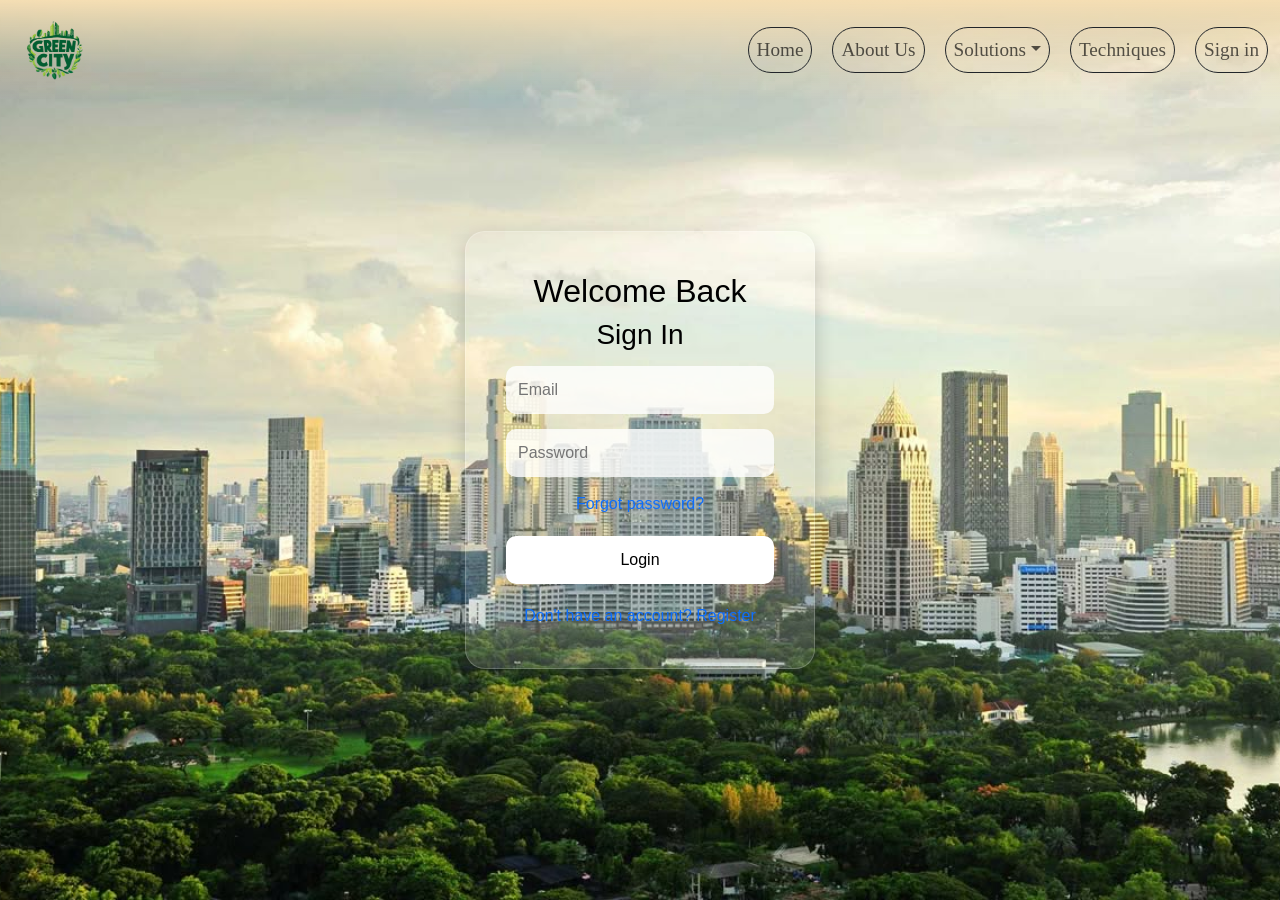
<file: Pages/signinform.html>
<!DOCTYPE html>
<html lang="en">

<head>
    <meta charset="UTF-8">
    <meta name="viewport" content="width=device-width, initial-scale=1.0">

    <link rel="icon" type="image/x-icon" href="../Img/logo.png">

    <link rel="stylesheet" href="../Pbl_external.css">

    <link rel="stylesheet" href="https://cdnjs.cloudflare.com/ajax/libs/font-awesome/6.5.0/css/all.min.css">
    <link href="https://cdn.jsdelivr.net/npm/bootstrap@5.0.2/dist/css/bootstrap.min.css" rel="stylesheet">
    <script src="https://cdn.jsdelivr.net/npm/@popperjs/core@2.9.2/dist/umd/popper.min.js"
        integrity="sha384-IQsoLXl5PILFhosVNubq5LC7Qb9DXgDA9i+tQ8Zj3iwWAwPtgFTxbJ8NT4GN1R8p"
        crossorigin="anonymous"></script>
    <script src="https://cdn.jsdelivr.net/npm/bootstrap@5.0.2/dist/js/bootstrap.min.js"
        integrity="sha384-cVKIPhGWiC2Al4u+LWgxfKTRIcfu0JTxR+EQDz/bgldoEyl4H0zUF0QKbrJ0EcQF"
        crossorigin="anonymous"></script>

    <title>Green City | Sign In</title>

    <style>
        /* BODY */
        body {
            margin: 0;
            padding: 0;
            height: 100vh;
            display: flex;
            justify-content: center;
            align-items: center;
            font-family: Arial, sans-serif;
            background-size: cover;
            background-position: center;
            background-image: url(../Img/green_city_p[pbg.jpg);
        }

        /* LOGIN BOX */
        .login-box {
            position: relative;
            width: 350px;
            padding: 40px;
            border-radius: 20px;

            background: rgba(255, 255, 255, 0.12);


            border: 1px solid rgba(255, 255, 255, 0.2);
            box-shadow: 0 8px 20px rgba(0, 0, 0, 0.2);

            text-align: center;
        }

        /* TITLE */
        .login-box h2,
        .login-box h3 {
            color: black;
        }

        /* INPUT */
        .input-box {
            margin: 15px 0;
        }

        .input-box input {
            width: 100%;
            padding: 12px;
            border: none;
            outline: none;
            border-radius: 10px;
            font-size: 16px;

            background: rgba(255, 255, 255, 0.8);
        }

        /* LINKS */
        .login-box a {
            text-decoration: none;
        }

        .login-box a:hover {
            color: black;
        }

        /* BUTTON */
        .btn {
            width: 100%;
            padding: 12px;
            margin-top: 20px;

            border: none;
            border-radius: 10px;

            background: white;
            color: black;
            font-size: 16px;
            cursor: pointer;

        }

        .btn:hover {
            background: black;
            color: white;
        }

        /* REGISTER */
        .register {
            margin-top: 20px;
        }

    </style>

</head>

<body>
    <nav class="navbar navbar-expand-sm navbar-light fixed-top" id="bgcolor">
        <div class="container-fluid">

            <a href="../index.html" class="nav-brand">
                <img src="../Img/Nobglogo.png" alt="Logo" id="Logo">
            </a>

            <button class="navbar-toggler" type="button" data-bs-toggle="collapse" data-bs-target="#mynav">
                <span class="navbar-toggler-icon"></span>
            </button>

            <div class="collapse navbar-collapse justify-content-end" id="mynav">
                <ul class="navbar-nav">
                    <li class="nav-item">
                        <a href="../index.html" class="nav-link border border-dark rounded-pill" id="nav-text">Home</a>
                    </li>
                    <li class="nav-item">
                        <a href="Pbl_Greencity_aboutus.html" class="nav-link border border-dark rounded-pill"
                            id="nav-text">About Us</a>
                    </li>
                    <li class="nav-item dropdown">
                        <a class="nav-link dropdown-toggle border border-dark rounded-pill" data-bs-toggle="dropdown"
                            href="#" id="dropdown">Solutions</a>
                        <ul class="dropdown-menu">
                            <li><a class="dropdown-item" href="Homegardening_solution.html">Home Gardening</a></li>
                            <li><a class="dropdown-item" href="Rooftopgardening_solution.html">RooftTop Gardening</a>
                            </li>
                            <li><a class="dropdown-item" href="Containergardening_solution.html">Container Gardening</a>
                            </li>
                        </ul>
                    </li>
                    <li class="nav-item">
                        <a href="Techniques.html" class="nav-link border border-dark rounded-pill" id="nav-text">Techniques</a>
                    </li>
                    <li class="nav-item">
                        <a href="signinform.html" class="nav-link border border-dark rounded-pill" id="nav-text">Sign
                            in</a>
                    </li>
                    <!-- Navigation items -->
                </ul>
            </div>
        </div>
    </nav>
    <!-- End of navigation bar -->


    <div class="login-box">

        <h2>Welcome Back</h2>
        <h3>Sign In</h3>

        <form>

            <div class="input-box">
                <input type="email" placeholder="Email" required>
            </div>

            <div class="input-box">
                <input type="password" placeholder="Password" required>
            </div>

            <div class="forgot">
                <a href="#">Forgot password?</a>
            </div>

            <button type="submit" class="btn">
                Login
            </button>

            <div class="register">
                <a href="#">
                    Don't have an account? Register
                </a>
            </div>

        </form>

    </div>


</body>

</html>
</file>
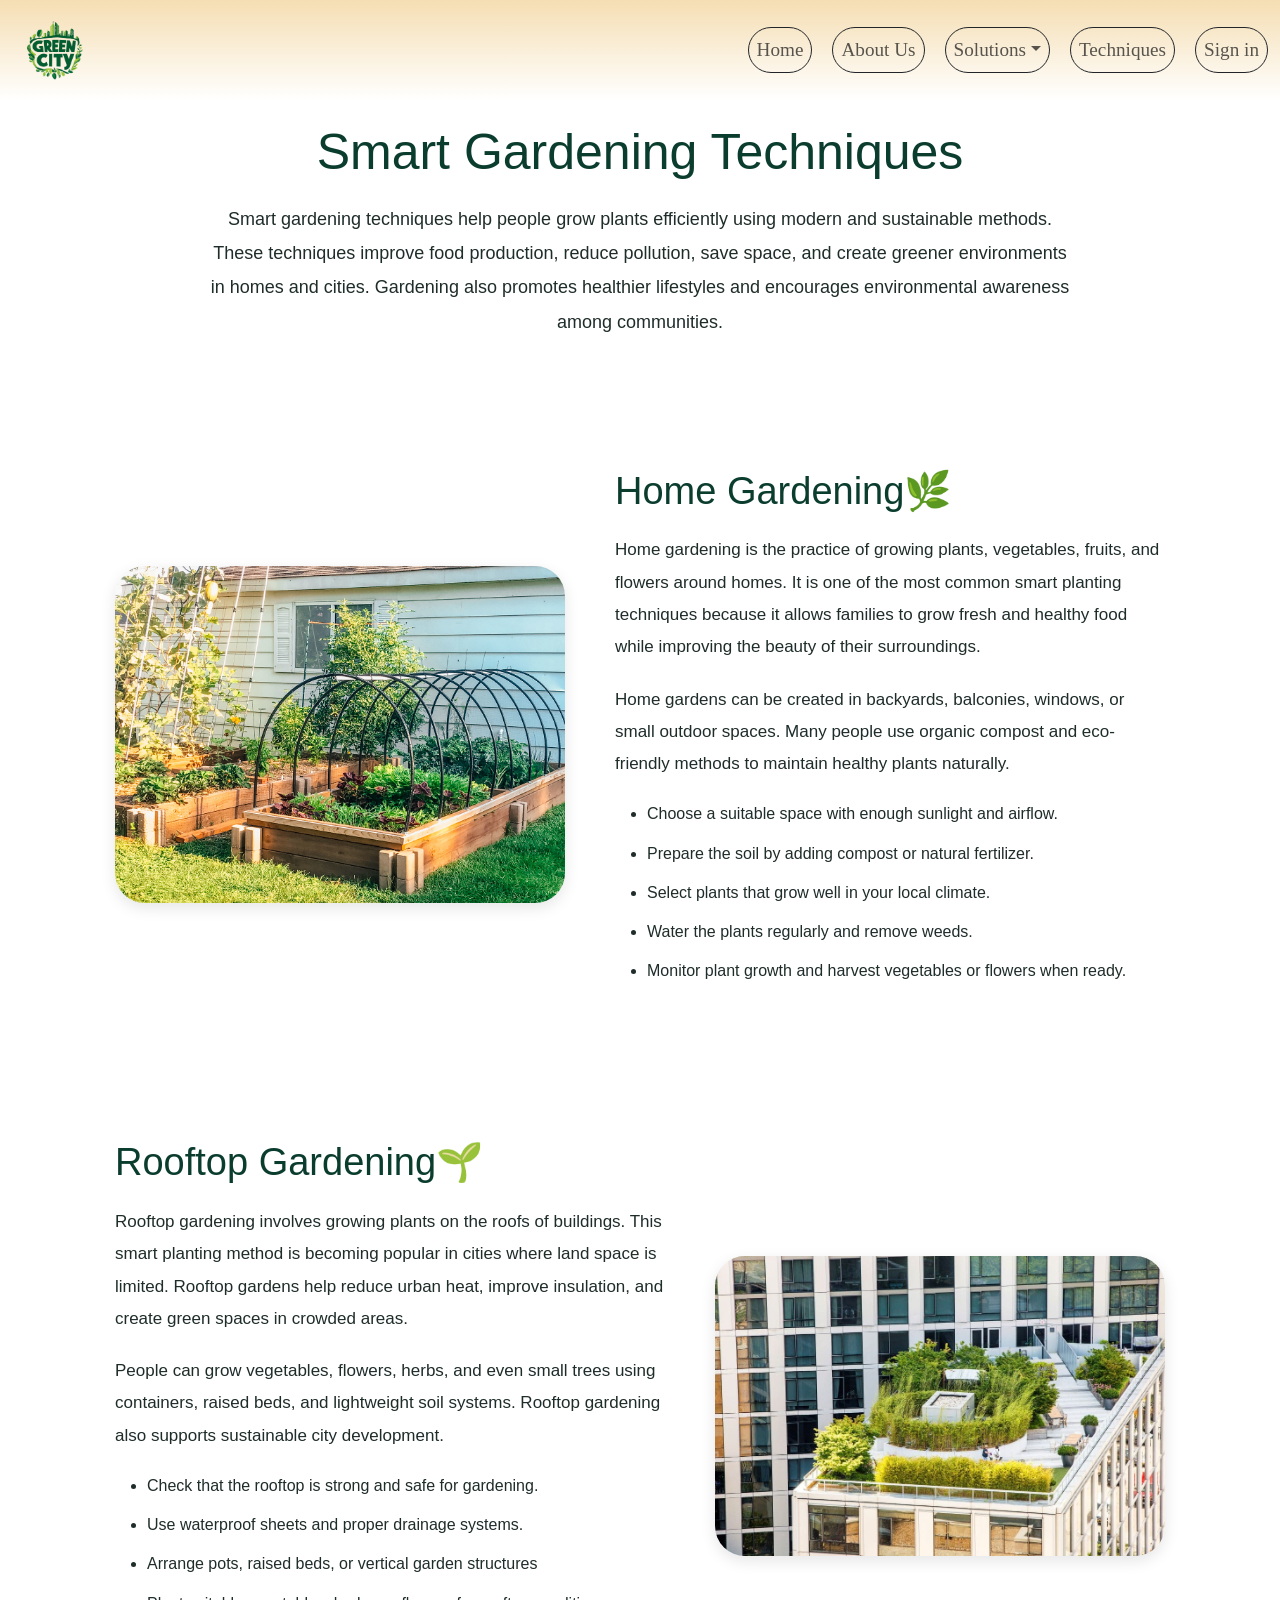
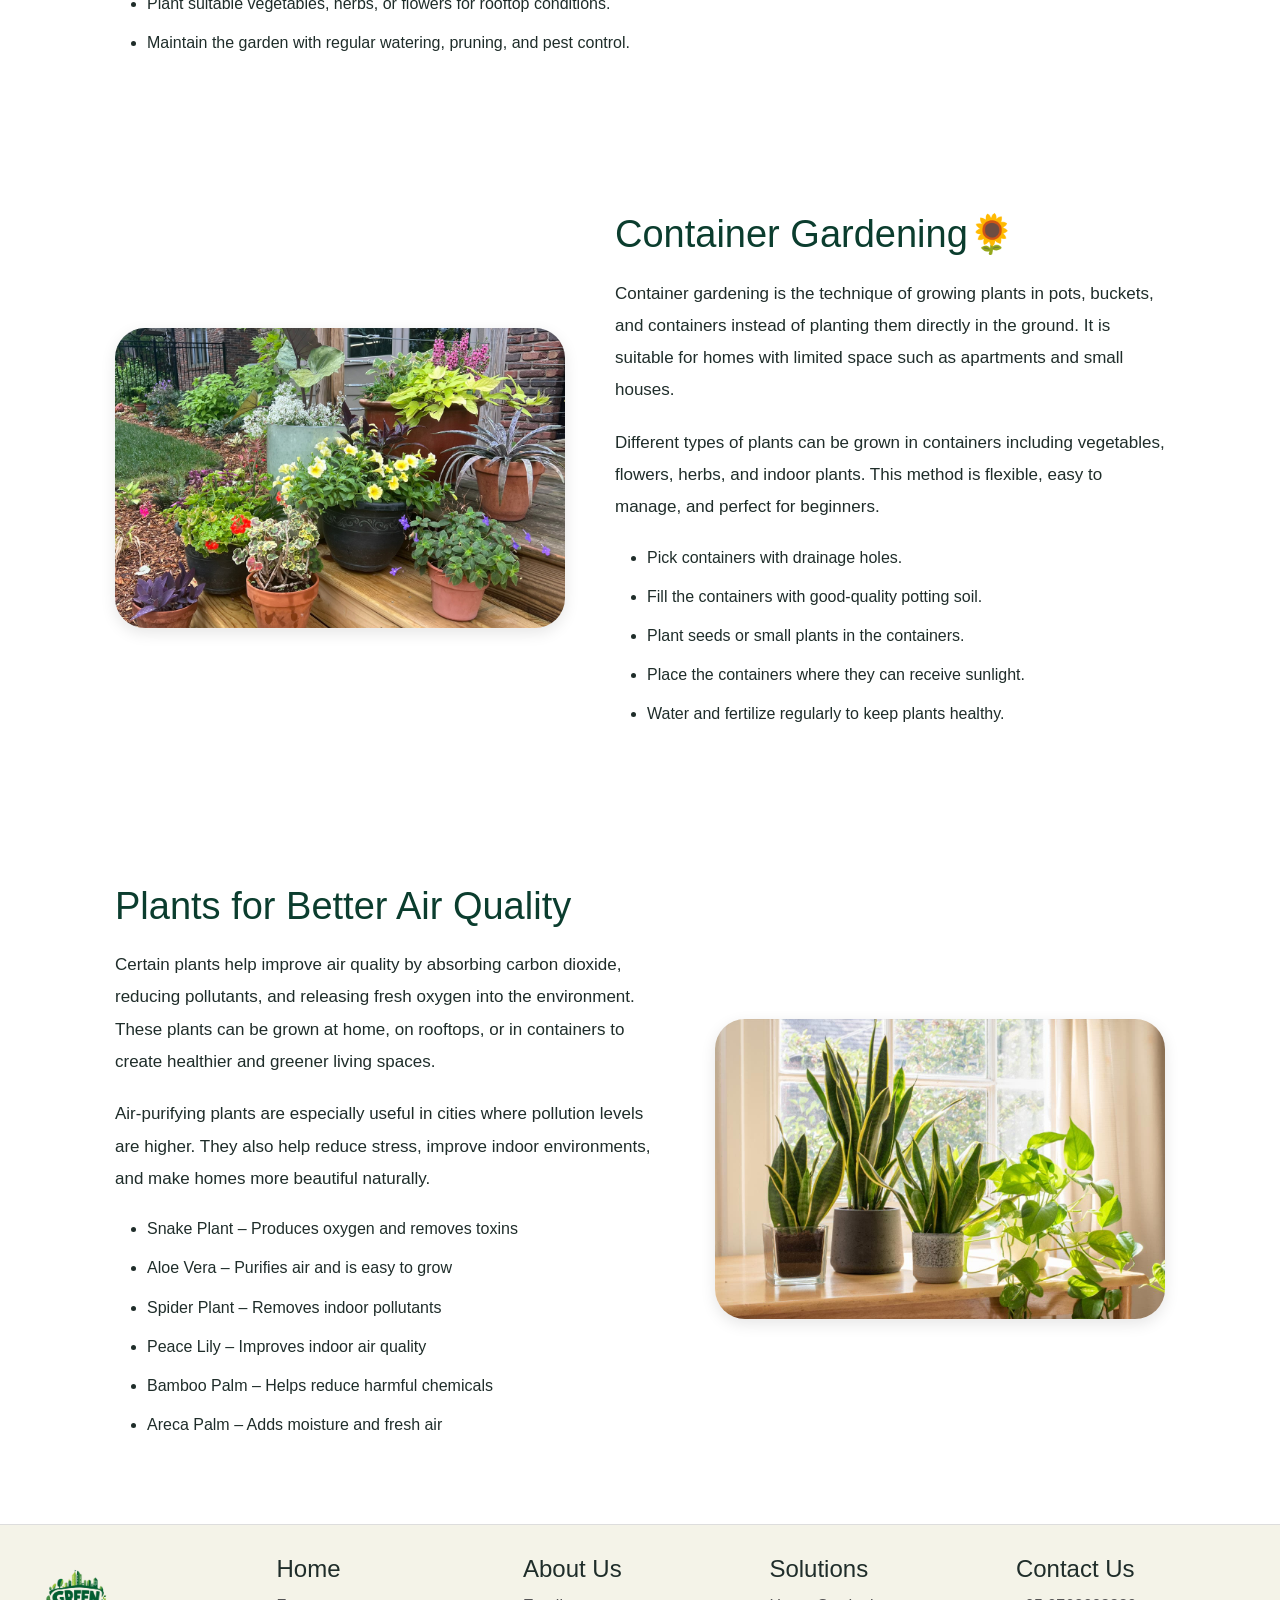
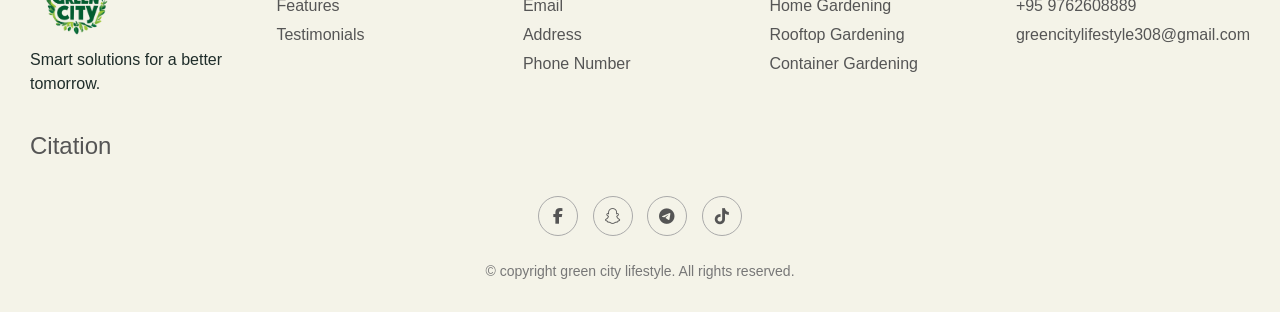
<file: Pages/Techniques.html>
<!DOCTYPE html>
<html lang="en">

<head>
    <meta charset="UTF-8">
    <meta name="viewport" content="width=device-width, initial-scale=1.0">
    <title>GreenCity | Techniques</title>

    <link rel="icon" type="image/x-icon" href="../Img/logo.png">

    <link rel="stylesheet" href="https://cdnjs.cloudflare.com/ajax/libs/font-awesome/6.5.0/css/all.min.css">

    <link href="https://cdn.jsdelivr.net/npm/bootstrap@5.0.2/dist/css/bootstrap.min.css" rel="stylesheet">
    <script src="https://cdn.jsdelivr.net/npm/@popperjs/core@2.9.2/dist/umd/popper.min.js"></script>
    <script src="https://cdn.jsdelivr.net/npm/bootstrap@5.0.2/dist/js/bootstrap.min.js"> </script>

    <link rel="stylesheet" href="Techniques_external.css">

</head>

<body>
    <nav class="navbar navbar-expand-sm navbar-light fixed-top" id="navbgcolor">
        <div class="container-fluid">

            <a href="../index.html" class="nav-brand">
                <img src="../Img/Nobglogo.png" alt="Logo" id="Logo" >
            </a>

            <button class="navbar-toggler" type="button" data-bs-toggle="collapse" data-bs-target="#mynav">
                <span class="navbar-toggler-icon"></span>
            </button>

            <div class="collapse navbar-collapse justify-content-end" id="mynav">
                <ul class="navbar-nav">
                    <li class="nav-item">
                        <a href="../index.html" class="nav-link border border-dark rounded-pill" id="nav-text">Home</a>
                    </li>
                    <li class="nav-item">
                        <a href="Pbl_Greencity_aboutus.html" class="nav-link border border-dark rounded-pill"
                            id="nav-text">About Us</a>
                    </li>
                    <li class="nav-item dropdown">
                        <a class="nav-link dropdown-toggle border border-dark rounded-pill" data-bs-toggle="dropdown"
                            href="#" id="dropdown">Solutions</a>
                        <ul class="dropdown-menu">
                            <li><a class="dropdown-item" href="Homegardening_solution.html">Home Gardening</a></li>
                            <li><a class="dropdown-item" href="Rooftopgardening_solution.html">RooftTop Gardening</a></li>
                            <li><a class="dropdown-item" href="Containergardening_solution.html">Container Gardening</a></li>
                        </ul>
                    </li>
                    <li class="nav-item">
                        <a href="Techniques.html" class="nav-link border border-dark rounded-pill" id="nav-text">Techniques</a>
                    </li>
                    <li class="nav-item">
                        <a href="signinform.html" class="nav-link border border-dark rounded-pill" id="nav-text">Sign
                            in</a>
                    </li>
                    <!-- Navigation items -->
                </ul>
            </div>
        </div>
    </nav>
    <!-- End of navigation bar -->
<br>
<br>
<br>
    <h1 class="title-th">
    Smart Gardening Techniques
</h1>
 
<div class="intro-th">
 
    Smart gardening techniques help people grow plants efficiently using modern and sustainable methods.
    These techniques improve food production, reduce pollution, save space, and create greener environments
    in homes and cities. Gardening also promotes healthier lifestyles and encourages environmental awareness
    among communities.
 
</div>
 
<!-- HOME GARDENING -->
 
<section class="section-th">
 
    <div class="image-th">
 
        <img src="../Img/Home gardening_techniques.jpg">
 
    </div>
 
    <div class="content-th">
 
        <h2>Home Gardening🌿</h2>
 
        <p>
            Home gardening is the practice of growing plants, vegetables, fruits, and flowers around homes.
            It is one of the most common smart planting techniques because it allows families to grow fresh
            and healthy food while improving the beauty of their surroundings.
        </p>
 
        <p>
            Home gardens can be created in backyards, balconies, windows, or small outdoor spaces.
            Many people use organic compost and eco-friendly methods to maintain healthy plants naturally.
        </p>
 
        <ul class="list-th">
 
            <li>Choose a suitable space with enough sunlight and airflow.</li>
            <li>Prepare the soil by adding compost or natural fertilizer.</li>
            <li>Select plants that grow well in your local climate.</li>
            <li>Water the plants regularly and remove weeds.</li>
            <li>Monitor plant growth and harvest vegetables or flowers when ready.</li>
 
        </ul>
 
    </div>
 
</section>
 
<!-- ROOFTOP -->
 
<section class="section-th">
 
    <div class="content-th">
 
        <h2>Rooftop Gardening🌱</h2>
 
        <p>
            Rooftop gardening involves growing plants on the roofs of buildings.
            This smart planting method is becoming popular in cities where land space is limited.
            Rooftop gardens help reduce urban heat, improve insulation, and create green spaces in crowded areas.
        </p>
 
        <p>
            People can grow vegetables, flowers, herbs, and even small trees using containers, raised beds,
            and lightweight soil systems. Rooftop gardening also supports sustainable city development.
        </p>
 
        <ul class="list-th">
 
            <li>Check that the rooftop is strong and safe for gardening.</li>
            <li>Use waterproof sheets and proper drainage systems.</li>
            <li>Arrange pots, raised beds, or vertical garden structures</li>
            <li>Plant suitable vegetables, herbs, or flowers for rooftop conditions.</li>
            <li>Maintain the garden with regular watering, pruning, and pest control.</li>
 
        </ul>
 
 
 
    </div>
 
    <div class="image-th">
 
        <img src="../Img/Rooftop_techniques.jpg">
 
    </div>
 
</section>
 
<!-- CONTAINER -->
 
<section class="section-th">
 
    <div class="image-th">
 
        <img src="../Img/mixed-containers-steil.jpg">
 
    </div>
 
    <div class="content-th">
 
        <h2>Container Gardening🌻</h2>
 
        <p>
            Container gardening is the technique of growing plants in pots, buckets, and containers instead
            of planting them directly in the ground. It is suitable for homes with limited space such as
            apartments and small houses.
        </p>
 
        <p>
            Different types of plants can be grown in containers including vegetables, flowers, herbs, and
            indoor plants. This method is flexible, easy to manage, and perfect for beginners.
        </p>
 
        <ul class="list-th">
 
            <li>Pick containers with drainage holes.</li>
            <li>Fill the containers with good-quality potting soil.</li>
            <li>Plant seeds or small plants in the containers.</li>
            <li>Place the containers where they can receive sunlight.</li>
            <li>Water and fertilize regularly to keep plants healthy.</li>
 
        </ul>
 
    </div>
 
</section>
 
<!-- AIR QUALITY PLANTS SECTION -->
 
<section class="section-th">
 
    <div class="content-th">
 
        <h2>Plants for Better Air Quality</h2>
 
        <p>
            Certain plants help improve air quality by absorbing carbon dioxide, reducing pollutants,
            and releasing fresh oxygen into the environment. These plants can be grown at home, on rooftops,
            or in containers to create healthier and greener living spaces.
        </p>
 
        <p>
            Air-purifying plants are especially useful in cities where pollution levels are higher.
            They also help reduce stress, improve indoor environments, and make homes more beautiful naturally.
        </p>
 
        <ul class="list-th">
 
            <li>Snake Plant – Produces oxygen and removes toxins</li>
 
            <li>Aloe Vera – Purifies air and is easy to grow</li>
 
            <li>Spider Plant – Removes indoor pollutants</li>
 
            <li>Peace Lily – Improves indoor air quality</li>
 
            <li>Bamboo Palm – Helps reduce harmful chemicals</li>
 
            <li>Areca Palm – Adds moisture and fresh air</li>
 
        </ul>    
 
    </div>
    <div class="image-th">
 
        <img src="../Img/air quality techniques.jpg">
 
    </div>
 
</section>

     <!-- FOOTER -->
    <!-- Footer -->
    <div class="footer">
        <div class="footer-grid">
            <div>
                <img src="../Img/Nobglogo.png" alt="" class="col-sm-5">
                <p>Smart solutions for a better tomorrow.</p>
            </div>

            <div>
                <h4>Home</h4>
                <a href="#"></a>
                <a href="#" class="animation">Features</a>
                <a href="#" class="animation">Testimonials</a>
            </div>

            <div>
                <h4>About Us</h4>
                <a href="#" class="animation">Email</a>
                <a href="#" class="animation">Address</a>
                <a href="#" class="animation">Phone Number</a>
            </div>

            <div>
                <h4>Solutions</h4>
                <a href="#" class="animation">Home Gardening</a>
                <a href="#" class="animation">Rooftop Gardening</a>
                <a href="#" class="animation">Container Gardening</a>
            </div>

            <div>
                <h4>Contact Us</h4>
                <a href="#" class="animation">+95 9762608889</a>
                <a href="#" class="animation">greencitylifestyle308@gmail.com</a>
            </div>

            <div>
                <h4><a href="../GreenCity_Lifestyle_File.docx">Citation</a></h4>
            </div>
        </div>

        <div class="social-icons">
            <a href="https://www.facebook.com/"><i class="fab fa-facebook-f"></i></a>
            <a href="https://www.snapchat.com/"><i class="fab fa-snapchat-ghost"></i></a>
            <a href="https://web.telegram.org/a/"><i class="fab fa-telegram-plane"></i></a>
            <a href="https://www.tiktok.com/en/"><i class="fab fa-tiktok"></i></a>
        </div>

        <div class="bottom-bar">
            © copyright green city lifestyle. All rights reserved.
        </div>
    </div>

    </body>
    </html>
</file>
<file: Pbl_external.css>
/* Start of Index Html */

     Body {
         background-color: rgb(255, 255, 255);
     }

     #Logo {
         height: 17%;
         width: 17%;
     }

     #bgcolor {
         background: linear-gradient(#f4f3e8, transparent);
     }

     .navbar-nav li a {
         transition: transform 0.3s ease;
     }

     .navbar-nav li a:hover {
         font-weight: 600;
         background-color: whitesmoke;
         transform: translateY(-10px);
     }

     #nav-text:hover {
         color: green;
     }

     .navbar-nav {
         font-family: 'Times New Roman', Times, serif;
         display: flex;
         justify-content: flex-end;
         gap: 20px;
         font-size: larger;
         border-radius: 30px;
     }

     #dropdown {
         font-family: 'Times New Roman', Times, serif;
         border-radius: 30px;
         transition: transform 0.3s ease;
     }

     #dropdown:hover {
         color: green;
     }

     /* end of navigation  */

     .Slidephoto {
         box-shadow: 15px 15px 10px 10px gray;
         width: 100%;
         height: 700px;
     }

     #city {
         display: flex;
         float: right;
         padding: 30px;
         width: 40%;
         height: 30%;
     }

     #GreenCity {
         width: 100%;
     }



     /* start of about us  */

     .container1 {
         display: flex;
         justify-content: space-around;
     }

     #title {
         margin-left: 30px;
         padding: 0% 20px;

     }

     #text {
         font-weight: 500;
         margin-left: 30px;
         padding: 0px 15px;
         padding-right: 50px;
         text-align: justify;
     }

     #webimg {
         box-shadow: dimgray 5px 5px 10px 10px;
         border-radius: 70px;
         margin-right: 20px;
         height: 28%;
         width: 28%;
         transition: transform 0.3s ease;
     }

     #webimg:hover {
         transform: translateY(-10px);
     }

     #aboutus {
         display: flex;
         justify-content: space-around;
         float: right;
         box-shadow: dimgray 5px 5px 10px 10px;
         border-radius: 70px;
         margin-left: 30px;
         height: 28%;
         width: 28%;
         transition: transform 0.3s ease;
     }

     #aboutus:hover {
         transform: translateY(-10px);
     }

     #title2 {
         padding: 0% 8%;
     }

     #title3 {
         padding: 0% 8%;
     }

     #text2 {
         text-align: justify;
         float: left;
         padding: 0% 8%;
     }

     #text3 {
         text-align: justify;
         padding: 0% 8%;
     }

     .container2 {
         display: flex;
         justify-content: flex-start;
     }

     #card {
         background-color: #f4f3e8;
     }

     #card:hover {
         text-size-adjust: large;
         box-shadow: 3px 4px 5px #555;
     }

     #button {
         padding: 0% 8%;
         transition: transform 0.3s ease;
     }

     #button:hover {
         transform: translateX(10px);
     }

     /* end of about us */




     /* Start of solution Card */

     #Title {
         color: green;
         text-align: center;
     }

     .card-title {
         font-weight: 500;
     }

     .card {
         border-radius: 40px;
         overflow: hidden;
         transition: transform 0.3s ease;
         background: #f4f3e8;
     }

     .card:hover {
         transform: translateY(-15px);
         box-shadow: 3px 4px 5px #555;
     }

     #button1 {
         border-radius: 30px;
         transition: transform 0.3s ease;
     }

     #button1:hover {
         transform: translateX(10px);
     }

     /* End of Solution card */



     /* start of FAQ */

     .accordion {
         border-radius: 30px;
         overflow: hidden;

     }


     #faq {
         overflow: hidden;
         margin-left: 15%;
         margin-right: 20%;
     }

     .accordion-button {
         overflow: hidden;
         border-radius: 30px;
     }

     #Faq2 {
         text-align: center;
     }

     #actext {
         color: lightgreen;
     }

     /* end of FAQ */



     /* Start of Footer */
     /* Start of Footer */
     .footer {
         background: #f4f3e8;
         padding: 30px;
         border-top: 1px solid #ddd;

     }

     .footer-grid {
         display: grid;
         grid-template-columns: repeat(5, 1fr);
         gap: 20px;
     }

     .footer h4 {
         margin-bottom: 10px;
     }

     .footer a {
         display: block;
         text-decoration: none;
         color: rgba(0, 0, 0, 0.685);
         margin-bottom: 5px;
     }

     .bottom-bar {
         text-align: center;
         margin-top: 20px;
         font-size: 14px;
         color: #777;
     }

     .footer a:hover {
         color: green;
         text-transform: uppercase;
         /* change to any color you want */
     }

     * {
         box-sizing: border-box;
     }

     .social-icons {
         text-align: center;
         margin-top: 20px;
     }

     .social-icons a {
         display: inline-block;
         width: 40px;
         height: 40px;
         line-height: 40px;
         margin: 5px;

         border: 1px solid #aaa;
         border-radius: 50%;
         color: #555;
         text-align: center;
     }

     .social-icons a:hover {
         color: white;
         background: green;
         border-color: green;
     }

     .animation :hover {
         color: rgb(3, 98, 3)
     }

     /*End of FOOTER */
     /*End of FOOTER */





     /* * Card */
     #card {
         display: flex;
         margin-left: 20%;
         width: 800px;
         border-radius: 20px;
         overflow: hidden;
         backdrop-filter: blur(10px);
         background: #f4f3e8;
         box-shadow: 0 10px 25px rgba(0, 0, 0, 0.15);
         transition: 0.4s;
         cursor: pointer;
     }

     #card:hover {
         transform: translateY(-8px) scale(1.02);
     }

     /* Image */
     .image-box {
         position: relative;
         width: 300px;
     }

     .image-box img {
         width: 100%;
         height: 100%;
         object-fit: cover;
     }

     /* Gradient overlay */
     .image-box::after {
         content: "";
         position: absolute;
         inset: 0;
         background: linear-gradient(to top, rgba(0, 0, 0, 0.4), transparent);
     }

     /* Content */
     .content {
         padding: 25px;
         flex: 1;
         position: relative;
     }

     .content h2 {
         color: #1b5e20;
         margin-bottom: 10px;
     }

     .content p {
         color: #333;
     }

     /* Benefits container */
     .benefits {
         margin-top: 15px;
         max-height: 0;
         opacity: 0;
         overflow: hidden;
         transform: translateY(20px);
         transition: all 0.5s ease;
     }

     /* WasteManagement container */
     .Wastemanage {
         margin-top: 15px;
         max-height: 0;
         opacity: 0;
         overflow: hidden;
         transform: translateY(20px);
         transition: all 0.5s ease;
     }

     /* Importance of GreenSpace */
     .Importance {
         margin-top: 15px;
         max-height: 0;
         opacity: 0;
         overflow: hidden;
         transform: translateY(20px);
         transition: all 0.5s ease;
     }

     /* Active state */
     #card.active .benefits,
     #card:hover .benefits {
         max-height: 300px;
         opacity: 1;
         transform: translateY(0);
     }

     #card.active .Wastemanage,
     #card:hover .Wastemanage {
         max-height: 300px;
         opacity: 1;
         transform: translateY(0);
     }

     #card.active .Importance,
     #card:hover .Importance {
         max-height: 300px;
         opacity: 1;
         transform: translateY(0);
     }

     /* Benefit items */
     .benefits li {
         margin: 8px 0;
         padding-left: 28px;
         position: relative;
     }

     /* Wastemanagement items */
     .Wastemanage li {
         margin: 8px 0;
         padding-left: 28px;
         position: relative;
     }

     /* GreenSpace Importance items */
     .Importance li {
         margin: 8px 0;
         padding-left: 28px;
         position: relative;
     }

     /* Icon bullets */
     .benefits li::before {
         position: absolute;
         left: 0;
     }

     .Wastemanage li::before {
         position: absolute;
         left: 0;
     }

     .Importance li::before {
         position: absolute;
         left: 0;
     }

     .benefits li :hover {
         color: #1b5e20
     }

     /* Small label */
     .label {
         margin-top: 10px;
         font-weight: bold;
         color: #2e7d32;
     }

     /*HOVER EFFECT */
     .benefits li:hover {
         color: #1b5e20;
         transform: translateX(8px);
     }

     #title4 {
         font-weight: 600;
     }

     /* End of Index Html */







     /* Start of About Us Html */


     #Logo {
         height: 17%;
         width: 17%;
     }

     #bgcolor {
         background: linear-gradient(wheat, transparent);
     }

     .navbar-nav li a {
         transition: transform 0.3s ease;
     }

     .navbar-nav li a:hover {
         font-weight: 600;
         background-color: whitesmoke;
         transform: translateY(-10px);
     }

     #nav-text:hover {
         color: green;
     }

     .navbar-nav {
         font-family: 'Times New Roman', Times, serif;
         display: flex;
         justify-content: flex-end;
         gap: 20px;
         font-size: larger;
         border-radius: 30px;
     }

     #website {
         background: #f4f3e8;
         margin-top: 33px;
         margin-left: 10%;
         margin-right: 10%;
         border-radius: 40px;
         padding-left: 40px;
         padding-right: 40px;
         padding-top: 30px;
         padding-bottom: 30px;
         transition: transform 0.3s ease;
     }

     #website:hover{
        transform: translateY(-10px);
     }

     #Title2 {
         text-align: center;
         color: rgb(3, 98, 3);

     }

     #paragraph {
         text-align: justify;
         font-family: Arial, Helvetica, sans-serif;
     }

     .abCnt {
         height: auto;
         margin: 50px 50px;
     }

     #card2 {
         width: 300px;
         height: 300px;
         display: flex;
         justify-content: center;
     }




     /* Vision */


     .section-title-v {
         text-align: center;
         font-size: 38px;
         color: rgb(3, 98, 3);
         margin-bottom: 30px;
     }

     .vision-box-v {
         max-width: 850px;
         margin: auto;
         background: #f4f3e8;
         padding: 40px;
         border-radius: 30px;
         box-shadow: 0 5px 15px rgba(0, 0, 0, 0.05);
         transition: 0.3s ease-in;
     }

     .vision-box-v:hover{
        transform: translateY(-10px);
     }

     .vision-text-v {
         font-size: 17px;
         line-height: 1.8;
         color: #173d35;
         font-family: Arial, Helvetica, sans-serif;
     }

     .cards-v {
         display: flex;
         gap: 20px;
         margin-top: 40px;
         flex-wrap: wrap;
         justify-content: center;
     }

     .card-v {
         background: white;
         width: 210px;
         height: 150px;
         border-radius: 25px;
         display: flex;
         flex-direction: column;
         justify-content: center;
         align-items: center;
         text-align: center;
         box-shadow: 0 3px 8px rgba(0, 0, 0, 0.05);
     }

     .card-v h1 {
         font-size: 42px;
         margin: 0;
         color: #0b6b53;
     }

     .card-v .emoji-v {
         font-size: 38px;
         margin-bottom: 8px;
     }

     .card-v p {
         font-size: 16px;
         color: black;
         line-height: 1.4;
         margin-top: 8px;
     }

     .card-v {
         background: white;
         width: 210px;
         height: 150px;
         border-radius: 25px;
         display: flex;
         flex-direction: column;
         justify-content: center;
         align-items: center;
         text-align: center;
         box-shadow: 0 3px 8px rgba(0, 0, 0, 0.05);

         /* ADD THIS */
         transition: 0.3s;
         cursor: pointer;
     }

     /* HOVER EFFECT */
     .card-v:hover {
         transform: translateY(-10px);
         box-shadow: 0 10px 20px rgba(0, 0, 0, 0.12);
     }

     /* End of vision */

     /* Start of History & Mission  */

     .container-h {
         width: 100%;
         max-width: 1200px;
         display: grid;
         grid-template-columns: repeat(auto-fit, minmax(320px, 1fr));
         gap: 30px;
         text-align: center;
         margin-top: 60px;
         margin-left: 100px;
     }

     /* Cards */

     .card-h {
         background: #f4f3e8;
         border-radius: 25px;
         padding: 35px;
         transition: 0.4s;
         box-shadow: 0 10px 25px rgba(0, 0, 0, 0.1);
     }

     .card-h:hover {
         transform: translateY(-10px);
         box-shadow: 0 15px 30px rgba(34, 197, 94, 0.25);
     }

     /* Icon */

     .icon-h {
         width: 75px;
         height: 75px;
         color: white;
         text-align: center;
         font-size: 40px;
         margin-bottom: 10px;
         margin-left: 220px;
     }

     /* Title */

     .title-h {
         font-size: 34px;
         color: #166534;
         margin-bottom: 15px;
     }

     /* Line */

     .line-h {
         width: 90px;
         height: 5px;
         background: #0d6f31;
         border-radius: 20px;
         margin-bottom: 22px;
         margin-left: 210px;
     }

     /* Text */

     .text-h {
         font-size: 17px;
         line-height: 1.9;
         color: #374151;
     }

     /* Highlight */

     .highlight-h {
         color: #0b5b28;
         font-weight: bold;
     }
</file>
<file: Pages/solution_external.css>
body {
    background-color: white;
}

#Logo {
    width: 17%;
    height: 17%;
}

#bgcolor {
    background: linear-gradient(wheat,transparent);
}

/* Start of navbar */
.navbar-nav li a {
    transition: transform 0.3s ease;
}

.navbar-nav li a:hover {
    font-weight: 600;
    background-color: whitesmoke;
    transform: translateY(-10px);
}

#nav-text:hover {
    color: green;
}

.navbar-nav {
    font-family: 'Times New Roman', Times, serif;
    display: flex;
    justify-content: flex-end;
    gap: 20px;
    font-size: larger;
    border-radius: 30px;
}

#dropdown {
    font-family: 'Times New Roman', Times, serif;
    border-radius: 30px;
    transition: transform 0.3s ease;
}

#dropdown:hover {
    color: green;
}

/* end of navigation  */



.Slidephoto {
    box-shadow: 15px 15px 10px 10px gray;
    width: 100%;
    height: 700px;
}

#city {
    display: flex;
    float: right;
    padding: 30px;
    width: 40%;
    height: 30%;
}

#GreenCity {
    width: 100%;
}

/* HERO */
.hero {
    display: flex;
    align-items: center;
    justify-content: space-between;
    padding: 80px 8%;
    gap: 40px;
    flex-wrap: wrap;
}

.hero-text {
    flex: 1;
}

.hero-text h1 {
    margin-bottom: 20px;
    text-align: center;
}

.hero-text p {
    margin-bottom: 30px;
    color: #555;
}

.btn {
    display: inline-block;
    padding: 14px 28px;
    background: #2d6a4f;
    color: white;
    text-decoration: none;
    border-radius: 8px;
    margin-right: 15px;
    transition: 0.3s;
}

.btn:hover {
    background: #f4f3e8;
    transform: translateY(-3px);
}

.hero img {
    width: 500px;
    border-radius: 20px;
    transition: 0.4s;
    box-shadow: 6px 7px 5px #888888;
}

.hero img:hover {
    transform: scale(1.03);
}

/* SECTION TITLE */
.section-title {
    text-align: center;
    margin: 60px 0 40px;
    font-size: 38px;
    color: #1b4332;
}

/* CARDS */
.cards-homeg {
    display: grid;
    grid-template-columns: repeat(auto-fit, minmax(250px, 1fr));
    gap: 30px;
    padding: 0 8% 80px;
}

.card-hg {
    background: #f4f3e8;
    border-radius: 15px;
    overflow: hidden;
    box-shadow: 0 5px 15px rgba(0, 0, 0, 0.08);
    transition: 0.4s;
}

.card-hg:hover {
    transform: translateY(-10px);
    box-shadow: 0 10px 20px rgba(0, 0, 0, 0.15);
}

.card-hg img {
    width: 100%;
    height: 220px;
    object-fit: cover;
}

.card-content-hg {
    padding: 25px;

}

.card-content-hg h3 {
    margin-bottom: 10px;
    color: #2d6a4f;
}

.explanation {
    background: #f4f3e8;
    margin-left: 10%;
    margin-right: 10%;
    border-radius: 40px;
    padding-left: 60px;
    padding-right: 60px;
    padding-top: 40px;
    padding-bottom: 40px;
    transition: transform 0.3s ease;
}

.explanation:hover {
    box-shadow: 0px 0px 10px gray;
    transform: translateY(-10px);
}

/* Title */
h1 {
    text-align: center;
    color: #1b4332;
}

/* Paragraph */
p {
    line-height: 35px;
    color: #333;
    margin-top: 25px;
}

#Vegegardening {
    text-align: start;
}

#Flowergardening {
    text-align: center;
}

#Herbgardening {
    text-align: end;
}

span {
    color: #2d6a4f;
}


/* Small Clean Box */
.container {
    width: 50%;
    background: white;
    margin: auto;
    margin-top: 60px;
    padding: 20px;
    border-radius: 12px;
    box-shadow: 0 0 8px lightgray;
}

/* Heading */
h2 {
    color: #1b4332;
    text-align: center;
    margin-bottom: 15px;
}

/* Challenges */
.challenge {
    background: #f4f3e8;
    padding: 10px;
    margin: 8px 0;
    border-left: 5px solid rgb(35, 150, 56);
    border-radius: 5px;
}

/* Benefits */

.title-b {
    text-align: center;
    font-size: 38px;
    color: #2e7d32;
    margin-bottom: 50px;
}

.box-b {
    max-width: 1000px;
    margin: auto;
    display: flex;
    flex-direction: column;
    gap: 30px;
}

.card-b {
    background: #f4f3e8;
    border-radius: 20px;
    overflow: hidden;
    display: flex;
    align-items: center;
    box-shadow: 0 6px 18px rgba(0, 0, 0, 0.1);
    transition: 0.4s;
}

.card-b:hover {
    transform: scale(1.02);
    box-shadow: 0 10px 25px rgba(0, 0, 0, 0.15);
}

.card-b img {
    width: 300px;
    height: 220px;
    object-fit: cover;
}

.content-b {
    padding-left: 33px;
    padding-right: 33px;
}

.content-b h2 {
    color: #2e7d32;
    margin-bottom: 12px;
    font-size: 28px;
}

.content-b p {
    color: #555;
    line-height: 1.8;
    font-size: 16px;
}




/* Start of Footer */
.footer {
    background: #f4f3e8;
    padding: 30px;
    border-top: 1px solid #ddd;

}

.footer-grid {
    display: grid;
    grid-template-columns: repeat(5, 1fr);
    gap: 20px;
}

.footer h4 {
    margin-bottom: 10px;
}

.footer a {
    display: block;
    text-decoration: none;
    color: rgba(0, 0, 0, 0.685);
    margin-bottom: 5px;
}

.bottom-bar {
    text-align: center;
    margin-top: 20px;
    font-size: 14px;
    color: #777;
}

.footer a:hover {
    color: green;
    text-transform: uppercase;
    /* change to any color you want */
}

* {
    box-sizing: border-box;
}

.social-icons {
    text-align: center;
    margin-top: 20px;
}

.social-icons a {
    display: inline-block;
    width: 40px;
    height: 40px;
    line-height: 40px;
    margin: 5px;

    border: 1px solid #aaa;
    border-radius: 50%;
    color: #555;
    text-align: center;
}

.social-icons a:hover {
    color: white;
    background: green;
    border-color: green;
}

.animation :hover {
    color: rgb(3, 98, 3)
}

/*End of FOOTER */





/* Start of Containergardening  */
/* How it works */


.h1-h {
    margin-bottom: 40px;
}

.container-h {
    display: flex;
    justify-content: center;
    align-items: center;
    gap: 20px;
    flex-wrap: wrap;
}

.step {
    width: 150px;
}

.circle {
    width: 80px;
    height: 80px;
    border: 1px solid gray;
    border-radius: 50%;
    margin: auto;
    line-height: 80px;
    font-size: 35px;
    text-align: center;
}

.number {
    width: 30px;
    height: 30px;
    border: 1px solid black;
    border-radius: 50%;
    margin: auto;
    line-height: 30px;
    margin-bottom: 10px;
    text-align: center;
}

.arrow {
    font-size: 30px;
}

/* How it works */

#slogan {
    color: red;
    text-shadow: #2d6a4f;
}

#Homegardeningpara {
    text-align: justify;
    text-shadow: 10px;
    text-indent: 13px;
    background-color: #f4f3e8;
    margin-top: 70px;
}

#rooftopgardeningpara {
    text-align: justify;
    text-shadow: 10px;
    text-indent: 13px;
    background-color: #e4f0f1;
    margin-top: 70px;
}

#Hgp1 {
    margin-top: 25px;
}

#containerpara {
    text-align: justify;
    text-shadow: 10px;
    text-indent: 13px;
    background-color: rgb(233, 253, 233);
    margin-top: 70px;
}
</file>
<file: Pages/Techniques_external.css>
body {
    background: white;
}

#Logo {
    height: 17%;
    width: 17%;
}

#navbgcolor {
    background: linear-gradient(wheat,transparent);
}

.navbar-nav li a {
    transition: transform 0.3s ease;
}

.navbar-nav li a:hover {
    font-weight: 600;
    background-color: whitesmoke;
    transform: translateY(-10px);
}

#nav-text:hover {
    color: green;
}

.navbar-nav {
    font-family: 'Times New Roman', Times, serif;
    display: flex;
    justify-content: flex-end;
    gap: 20px;
    font-size: larger;
    border-radius: 30px;
}








/* Start of Footer */
.footer {
    background: #f4f3e8;
    padding: 30px;
    border-top: 1px solid #ddd;

}

.footer-grid {
    display: grid;
    grid-template-columns: repeat(5, 1fr);
    gap: 20px;
}

.footer h4 {
    margin-bottom: 10px;
}

.footer a {
    display: block;
    text-decoration: none;
    color: #555;
    margin-bottom: 5px;
}

.bottom-bar {
    text-align: center;
    margin-top: 20px;
    font-size: 14px;
    color: #777;
}

.footer a:hover {
    color: green;
    text-decoration: underline;
    /* change to any color you want */
}

* {
    box-sizing: border-box;
}

.social-icons {
    text-align: center;
    margin-top: 20px;
}

.social-icons a {
    display: inline-block;
    width: 40px;
    height: 40px;
    line-height: 40px;
    margin: 5px;

    border: 1px solid #aaa;
    border-radius: 50%;
    color: #555;
    text-align: center;
}

.social-icons a:hover {
    color: white;
    background: green;
    border-color: green;
}

.animation :hover {
    text-decoration: underline;
    color: rgb(3, 98, 3)
}

/*End of FOOTER */

/* Start of body */

body {
    margin: 0;
    padding: 0;
    font-family: Arial, sans-serif;
    background: #ffffff;
    color: #1F2D2A;
}

/* TITLE */

.title-th {
    text-align: center;
    font-size: 50px;
    color: #0B3D2E;
    margin-top: 50px;
}

/* INTRO */

.intro-th {
    max-width: 900px;
    margin: 20px auto 60px;
    text-align: center;
    line-height: 1.9;
    font-size: 18px;
    padding: 0 20px;
}

/* SECTION */

.section-th {
    display: flex;
    align-items: center;
    justify-content: center;
    gap: 50px;
    padding: 70px 40px;
    flex-wrap: wrap;
}

/* IMAGE */

.image-th {
    width: 450px;
    border-radius: 30px;
    overflow: hidden;
    box-shadow: 0 5px 15px rgba(0, 0, 0, 0.1);

    transition: 0.4s;
}

.image-th img {
    width: 100%;
    display: block;
}

/* HOVER */

.image-th:hover {
    transform: scale(1.03);
}

/* TEXT */

.content-th {
    max-width: 550px;
}

.content-th h2 {
    color: #0B3D2E;
    font-size: 38px;
    margin-bottom: 20px;
}

.content-th p {
    line-height: 1.9;
    font-size: 17px;
    margin-bottom: 20px;
}

/* LIST */

.list-th {
    margin-top: 20px;
}

.list-th li {
    margin-bottom: 12px;
    line-height: 1.7;
}
</file>
